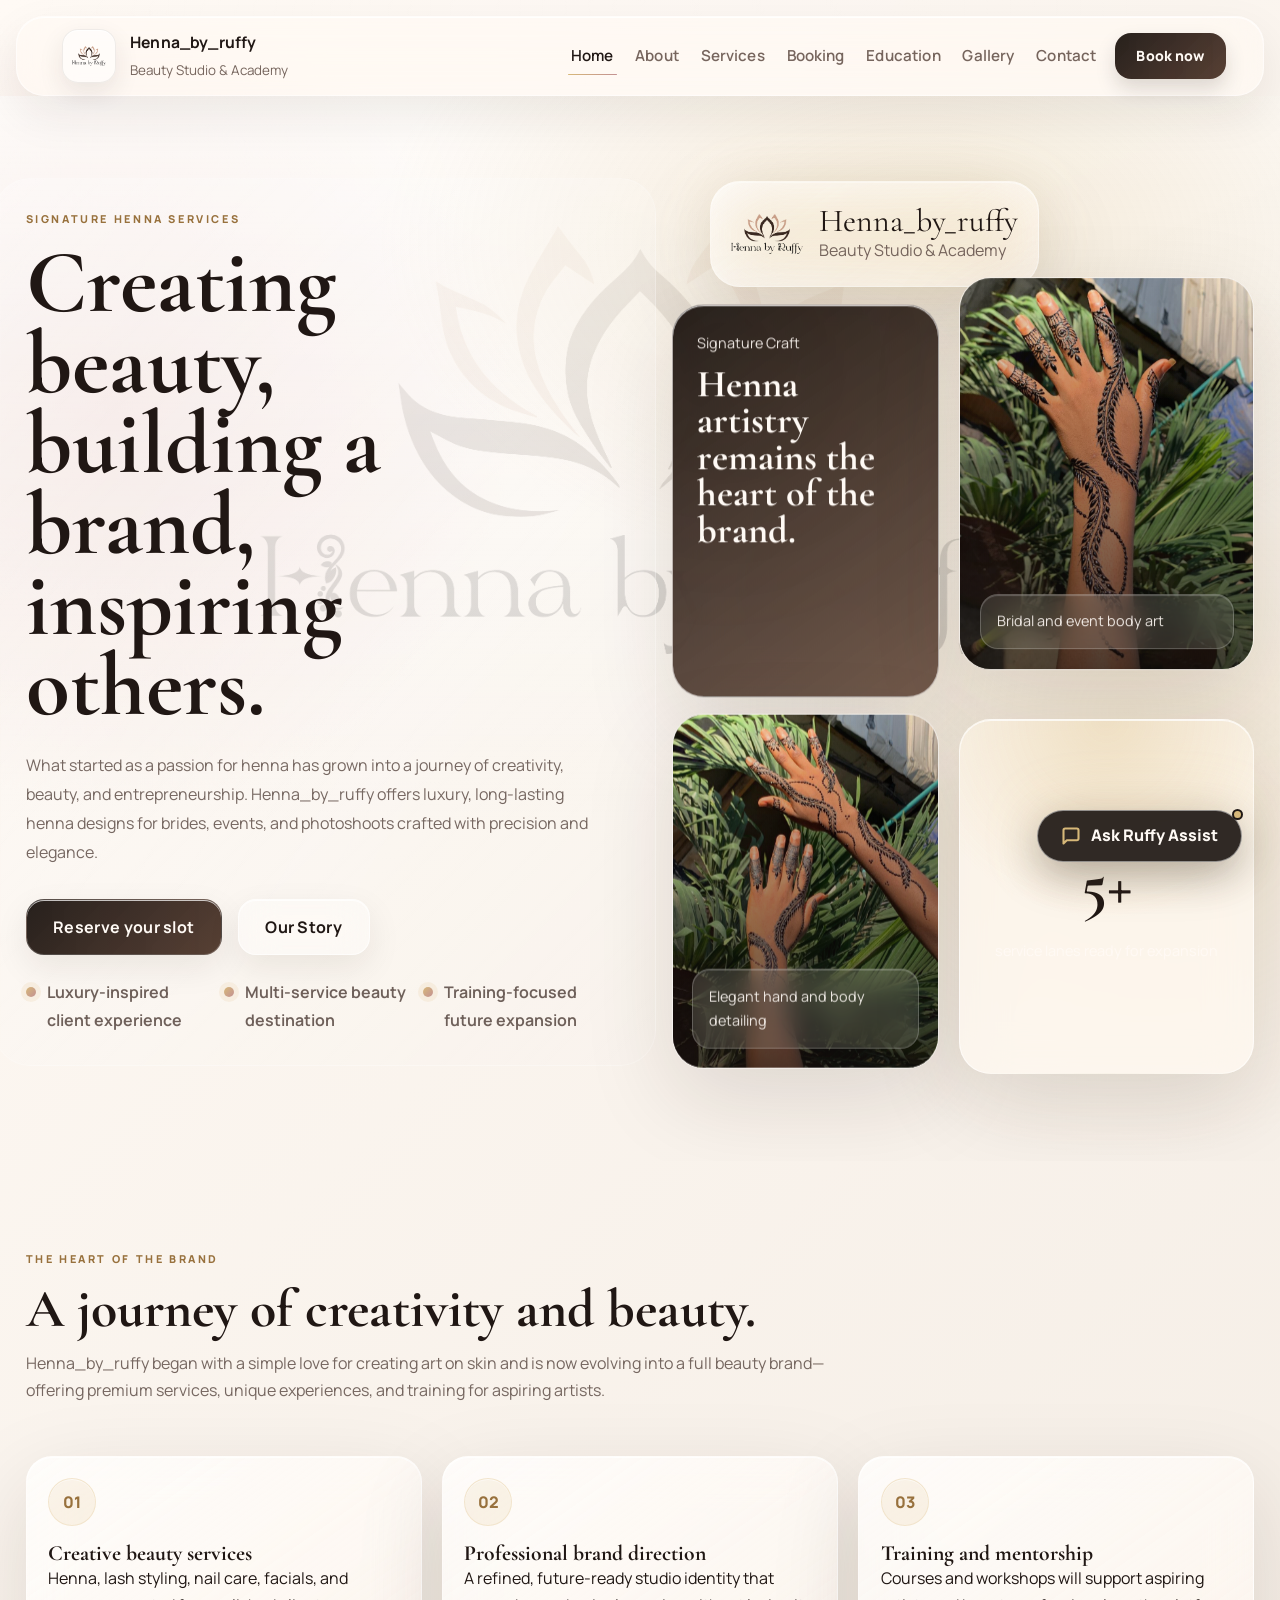
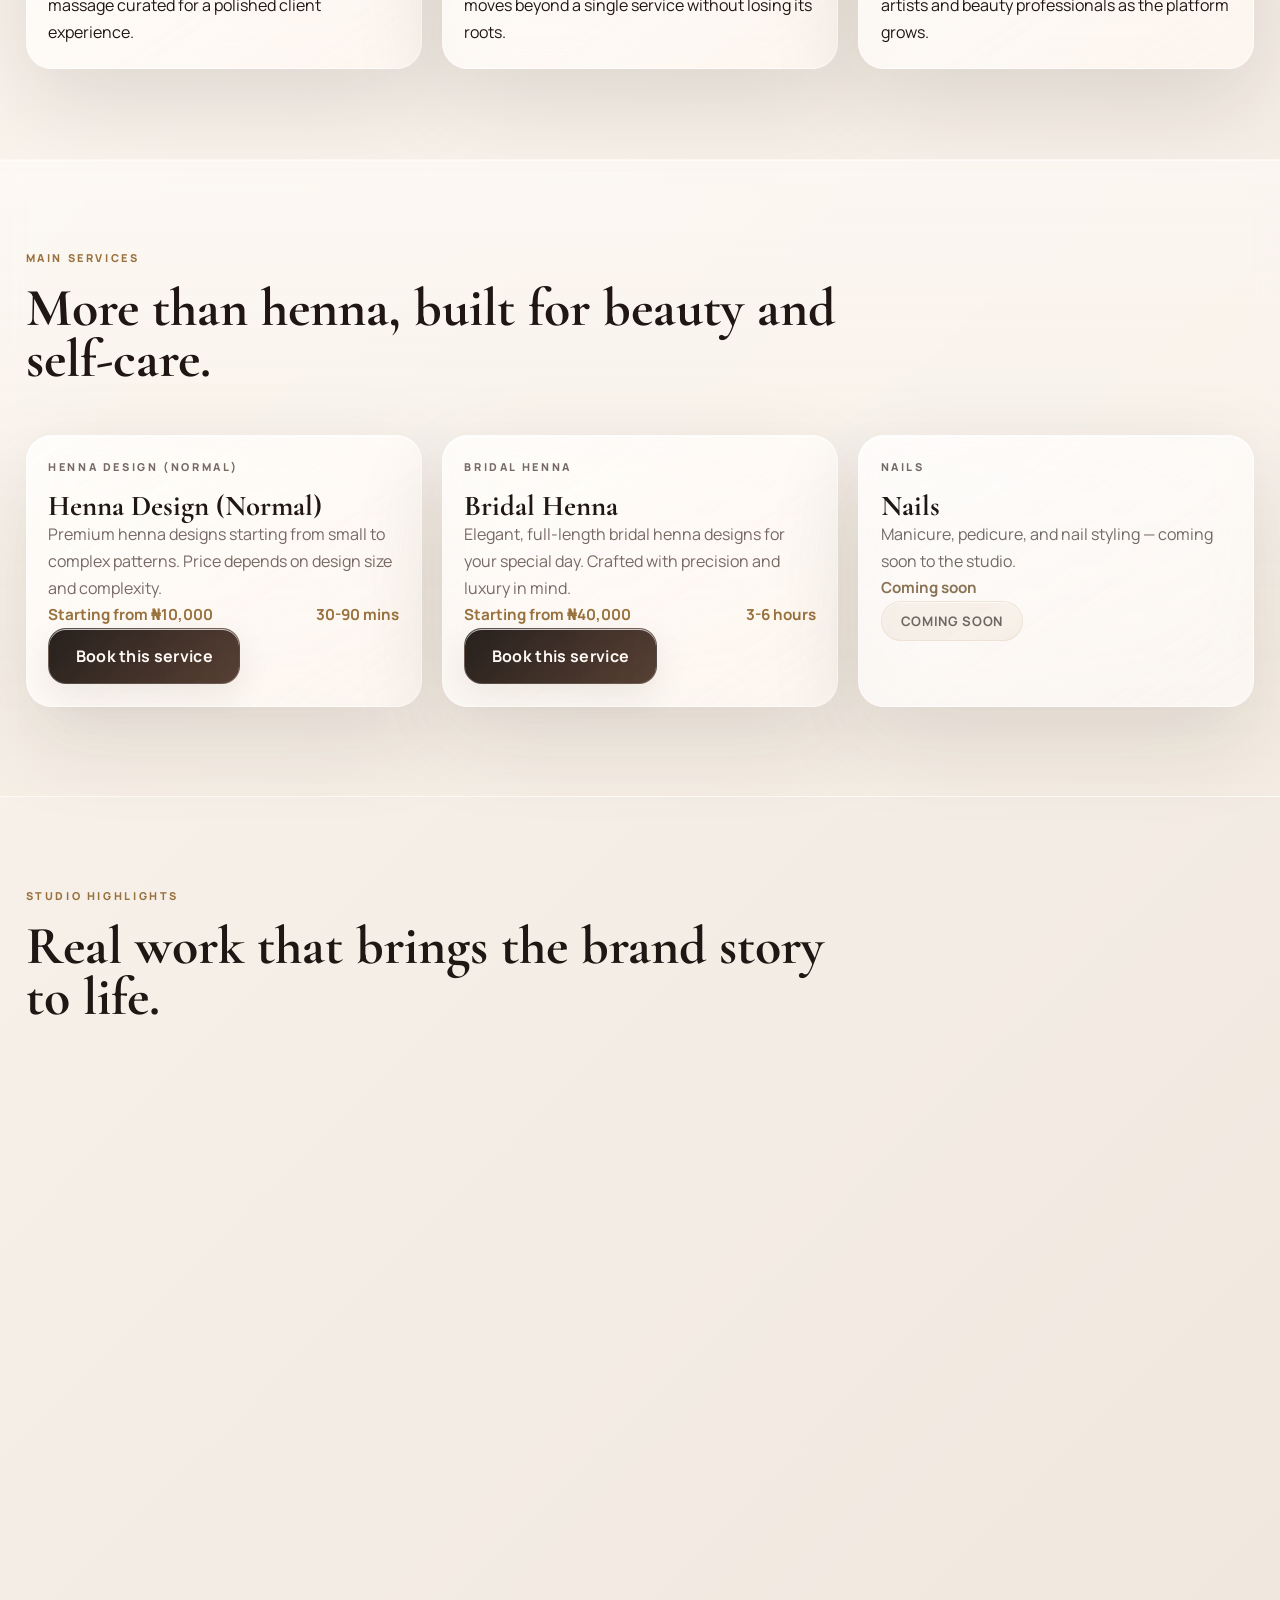
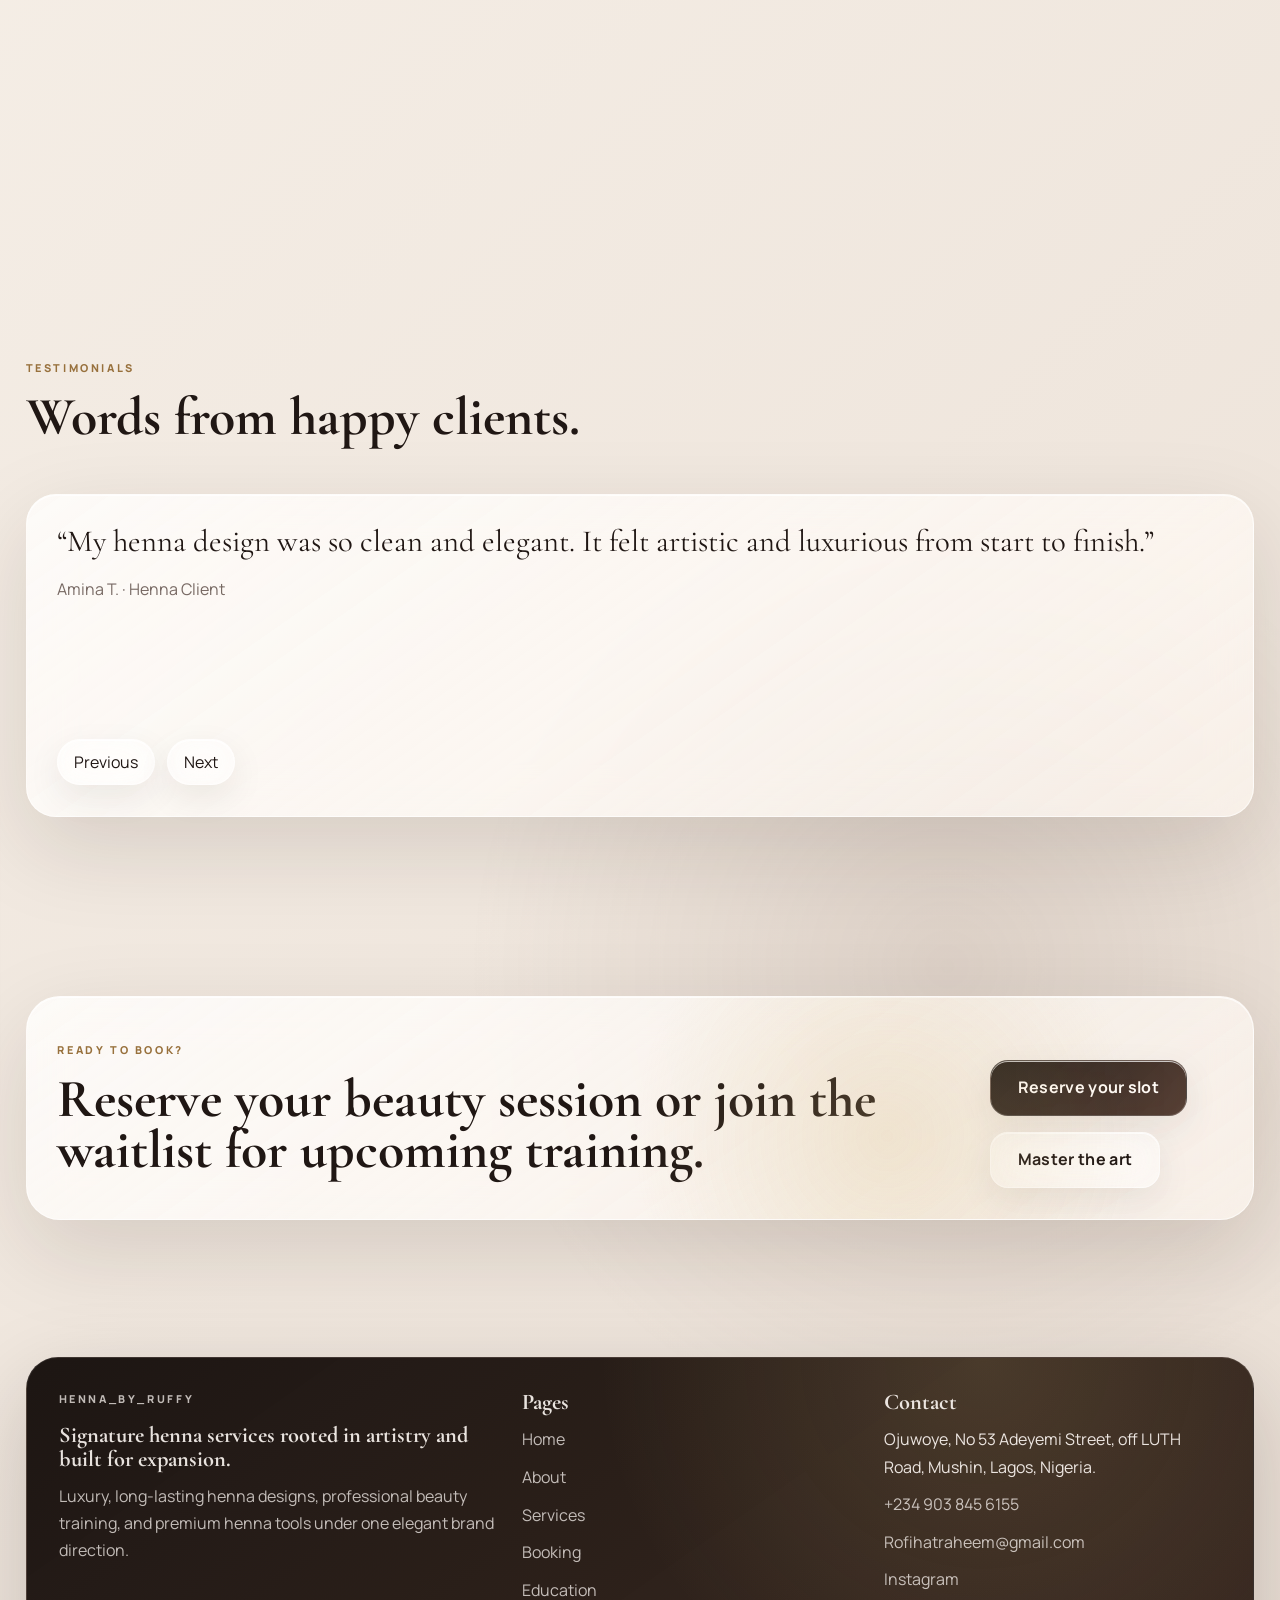
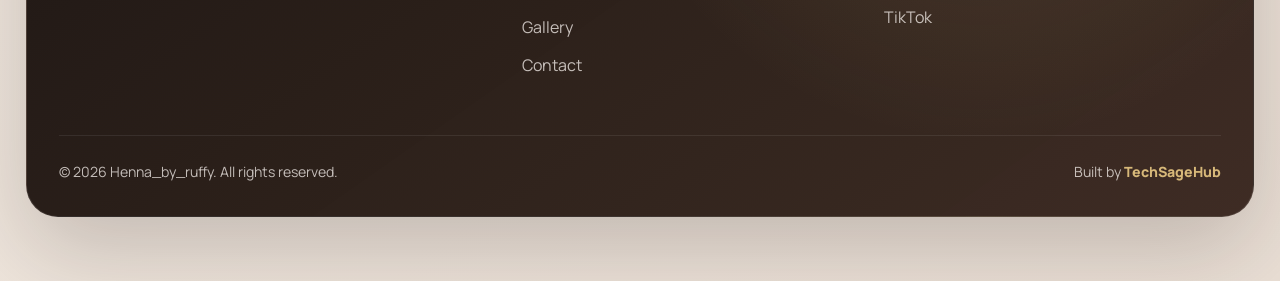
<file: index.html>
<!DOCTYPE html>
<html lang="en">
<head>
  <meta charset="UTF-8">
  <meta name="viewport" content="width=device-width, initial-scale=1.0">
  <title>Henna_by_ruffy | Beauty Studio & Training Hub</title>
  <meta name="description" content="Henna_by_ruffy is an evolving beauty studio offering henna, nails, facials, massage, lash extensions, and beauty education.">
  <link rel="preconnect" href="https://fonts.googleapis.com">
  <link rel="preconnect" href="https://fonts.gstatic.com" crossorigin>
  <link href="https://fonts.googleapis.com/css2?family=Cormorant+Garamond:wght@400;500;600;700&family=Manrope:wght@400;500;600;700;800&display=swap" rel="stylesheet">
  <link rel="stylesheet" href="styles.css">
  <link rel="icon" type="image/png" href="assets/logo.png">
  
  <!-- Open Graph / Facebook -->
  <meta property="og:type" content="website">
  <meta property="og:url" content="https://hennawebsite.onrender.com">
  <meta property="og:title" content="Henna_by_ruffy | Signature Henna & Beauty Academy">
  <meta property="og:description" content="Luxury, long-lasting henna designs and professional beauty training. Experience the art of signature henna.">
  <meta property="og:image" content="https://hennawebsite.onrender.com/assets/logo.png">
  <meta property="og:image:width" content="1200">
  <meta property="og:image:height" content="1200">
  <meta itemprop="image" content="https://hennawebsite.onrender.com/assets/logo.png">

  <!-- Twitter -->
  <meta property="twitter:card" content="summary_large_image">
  <meta property="twitter:url" content="https://hennawebsite.onrender.com">
  <meta property="twitter:title" content="Henna_by_ruffy | Signature Henna & Beauty Academy">
  <meta property="twitter:description" content="Luxury, long-lasting henna designs and professional beauty training. Experience the art of signature henna.">
  <meta property="twitter:image" content="https://hennawebsite.onrender.com/assets/logo.png">
</head>
<body data-page="home">
  <div id="site-header"></div>
  <main>
    <section class="hero">
      <div class="container hero-grid">
        <div class="hero-copy reveal">
          <p class="eyebrow">Signature Henna Services</p>
          <h1>Creating beauty, building a brand, inspiring others.</h1>
          <p class="hero-text">What started as a passion for henna has grown into a journey of creativity, beauty, and entrepreneurship. Henna_by_ruffy offers luxury, long-lasting henna designs for brides, events, and photoshoots crafted with precision and elegance.</p>
          <div class="hero-actions">
            <a class="button button-primary" href="booking.html">Reserve your slot</a>
            <a class="button button-secondary" href="about.html">Our Story</a>
          </div>
          <ul class="hero-points">
            <li>Luxury-inspired client experience</li>
            <li>Multi-service beauty destination</li>
            <li>Training-focused future expansion</li>
          </ul>
        </div>
        <div class="hero-visual reveal">
          <div class="logo-card floating-card">
            <img src="assets/logo.png" alt="Henna_by_ruffy logo">
            <div>
              <p class="logo-title">Henna_by_ruffy</p>
              <p class="logo-subtitle">Beauty Studio & Academy</p>
            </div>
          </div>
          <div class="mosaic">
            <article class="mosaic-card accent-card">
              <p class="card-label">Signature Craft</p>
              <h2>Henna artistry remains the heart of the brand.</h2>
            </article>
            <article class="mosaic-card media-card">
              <img src="assets/gallery/gallery-01.jpeg" alt="Henna body art design by Henna_by_ruffy">
              <span>Bridal and event body art</span>
            </article>
            <article class="mosaic-card media-card">
              <img src="assets/gallery/gallery-02.jpeg" alt="Detailed henna hand and body work by Henna_by_ruffy">
              <span>Elegant hand and body detailing</span>
            </article>
            <article class="mosaic-card stat-card">
              <strong>5+</strong>
              <span>service lanes ready for expansion</span>
            </article>
          </div>
        </div>
      </div>
    </section>

    <section class="section">
      <div class="container">
        <div class="section-heading reveal">
          <p class="eyebrow">The Heart of the Brand</p>
          <h2>A journey of creativity and beauty.</h2>
          <p>Henna_by_ruffy began with a simple love for creating art on skin and is now evolving into a full beauty brand—offering premium services, unique experiences, and training for aspiring artists.</p>
        </div>
        <div class="feature-grid">
          <article class="feature-card reveal">
            <span class="feature-number">01</span>
            <h3>Creative beauty services</h3>
            <p>Henna, lash styling, nail care, facials, and massage curated for a polished client experience.</p>
          </article>
          <article class="feature-card reveal">
            <span class="feature-number">02</span>
            <h3>Professional brand direction</h3>
            <p>A refined, future-ready studio identity that moves beyond a single service without losing its roots.</p>
          </article>
          <article class="feature-card reveal">
            <span class="feature-number">03</span>
            <h3>Training and mentorship</h3>
            <p>Courses and workshops will support aspiring artists and beauty professionals as the platform grows.</p>
          </article>
        </div>
      </div>
    </section>

    <section class="section soft-section">
      <div class="container">
        <div class="section-heading reveal">
          <p class="eyebrow">Main Services</p>
          <h2>More than henna, built for beauty and self-care.</h2>
        </div>
        <div class="services-preview" id="service-preview"></div>
      </div>
    </section>

    <section class="section">
      <div class="container">
        <div class="section-heading reveal">
          <p class="eyebrow">Studio Highlights</p>
          <h2>Real work that brings the brand story to life.</h2>
        </div>
        <div class="gallery-strip">
          <article class="strip-card reveal">
            <img src="assets/gallery/gallery-03.jpeg" alt="Henna design showcase">
          </article>
          <article class="strip-card reveal">
            <img src="assets/gallery/gallery-04.jpeg" alt="Henna artistry close-up">
          </article>
          <article class="strip-card reveal">
            <img src="assets/gallery/gallery-05.jpeg" alt="Beauty portfolio image">
          </article>
        </div>
      </div>
    </section>

    <section class="section">
      <div class="container">
        <div class="section-heading reveal">
          <p class="eyebrow">Testimonials</p>
          <h2>Words from happy clients.</h2>
        </div>
        <div class="testimonial-shell reveal">
          <div class="testimonial-carousel" id="testimonial-carousel"></div>
          <div class="carousel-controls">
            <button class="carousel-button" id="testimonial-prev" aria-label="Previous testimonial">Previous</button>
            <button class="carousel-button" id="testimonial-next" aria-label="Next testimonial">Next</button>
          </div>
        </div>
      </div>
    </section>

    <section class="section cta-section">
      <div class="container cta-card reveal">
        <div>
          <p class="eyebrow">Ready to book?</p>
          <h2>Reserve your beauty session or join the waitlist for upcoming training.</h2>
        </div>
        <div class="cta-actions">
          <a class="button button-primary" href="booking.html">Reserve your slot</a>
          <a class="button button-secondary" href="education.html">Master the art</a>
        </div>
      </div>
    </section>
  </main>
  <div id="site-footer"></div>
  <script src="site.js"></script>
</body>
</html>
</file>
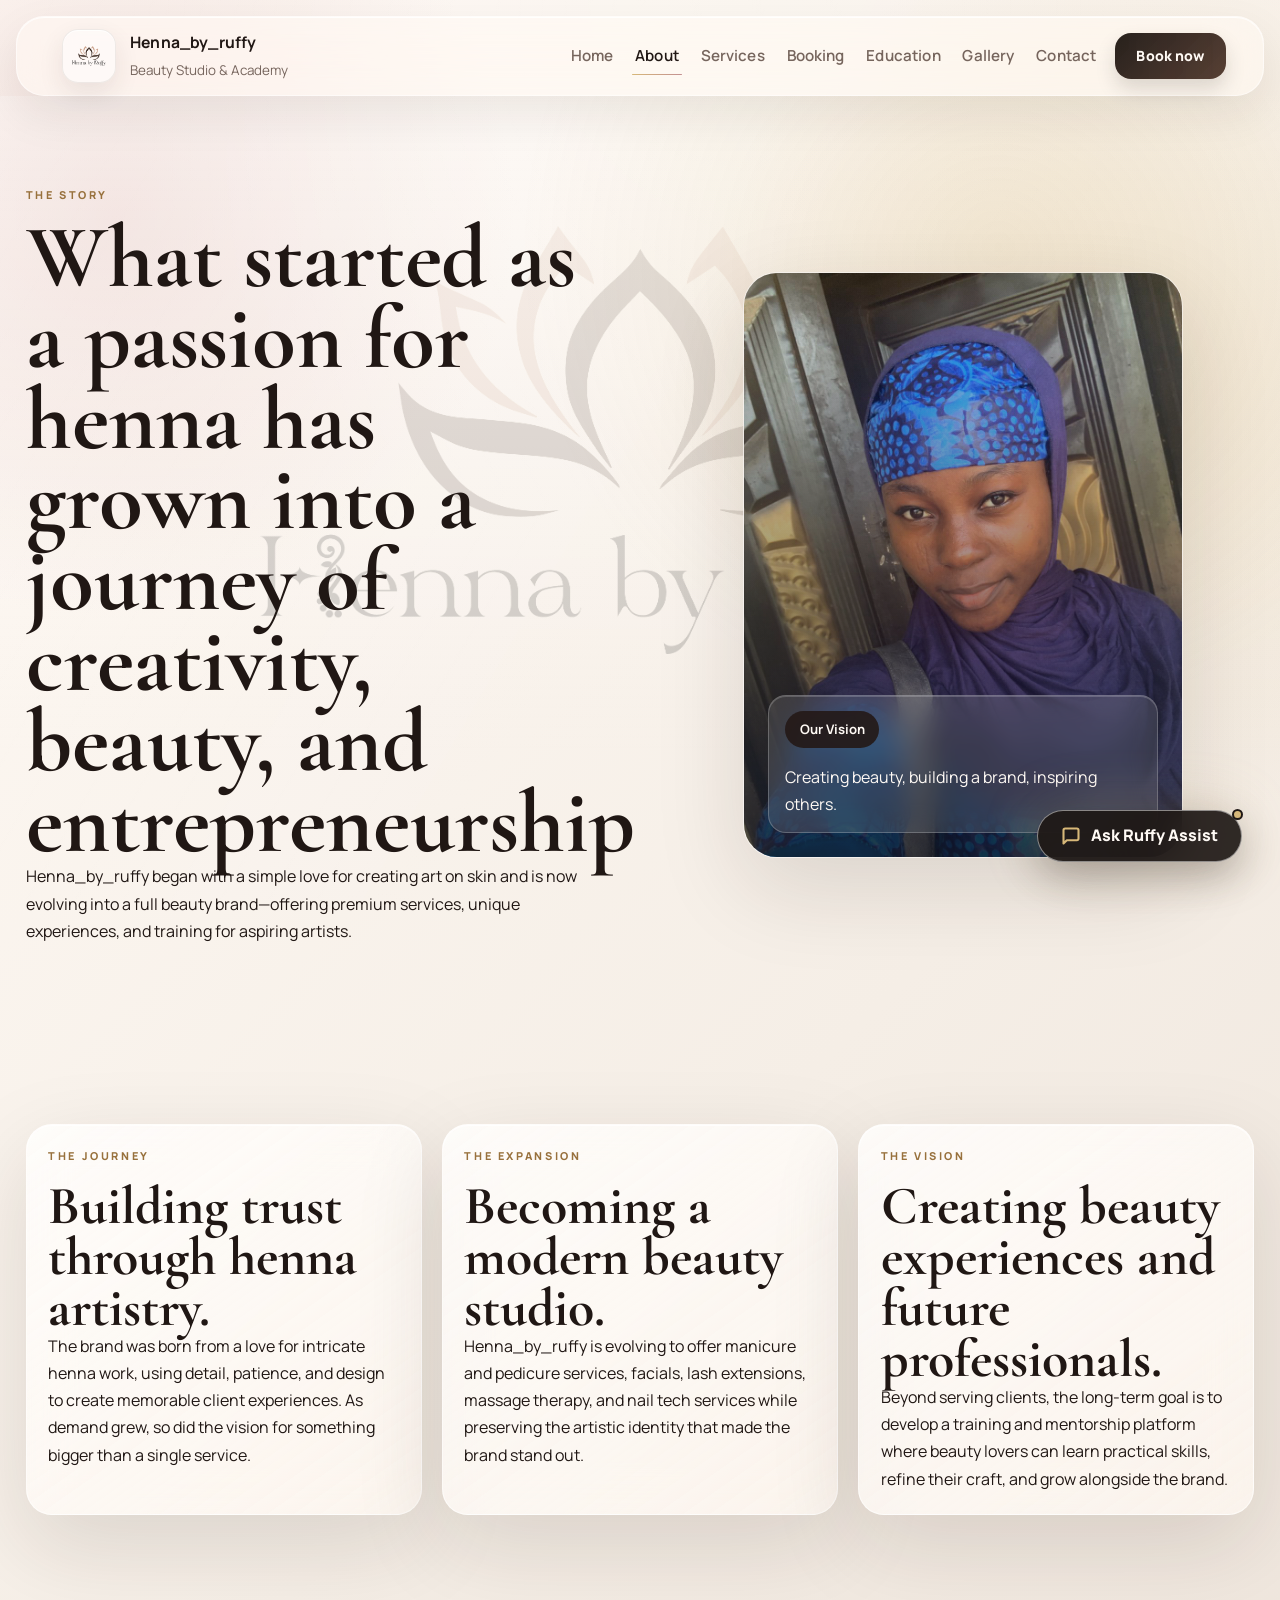
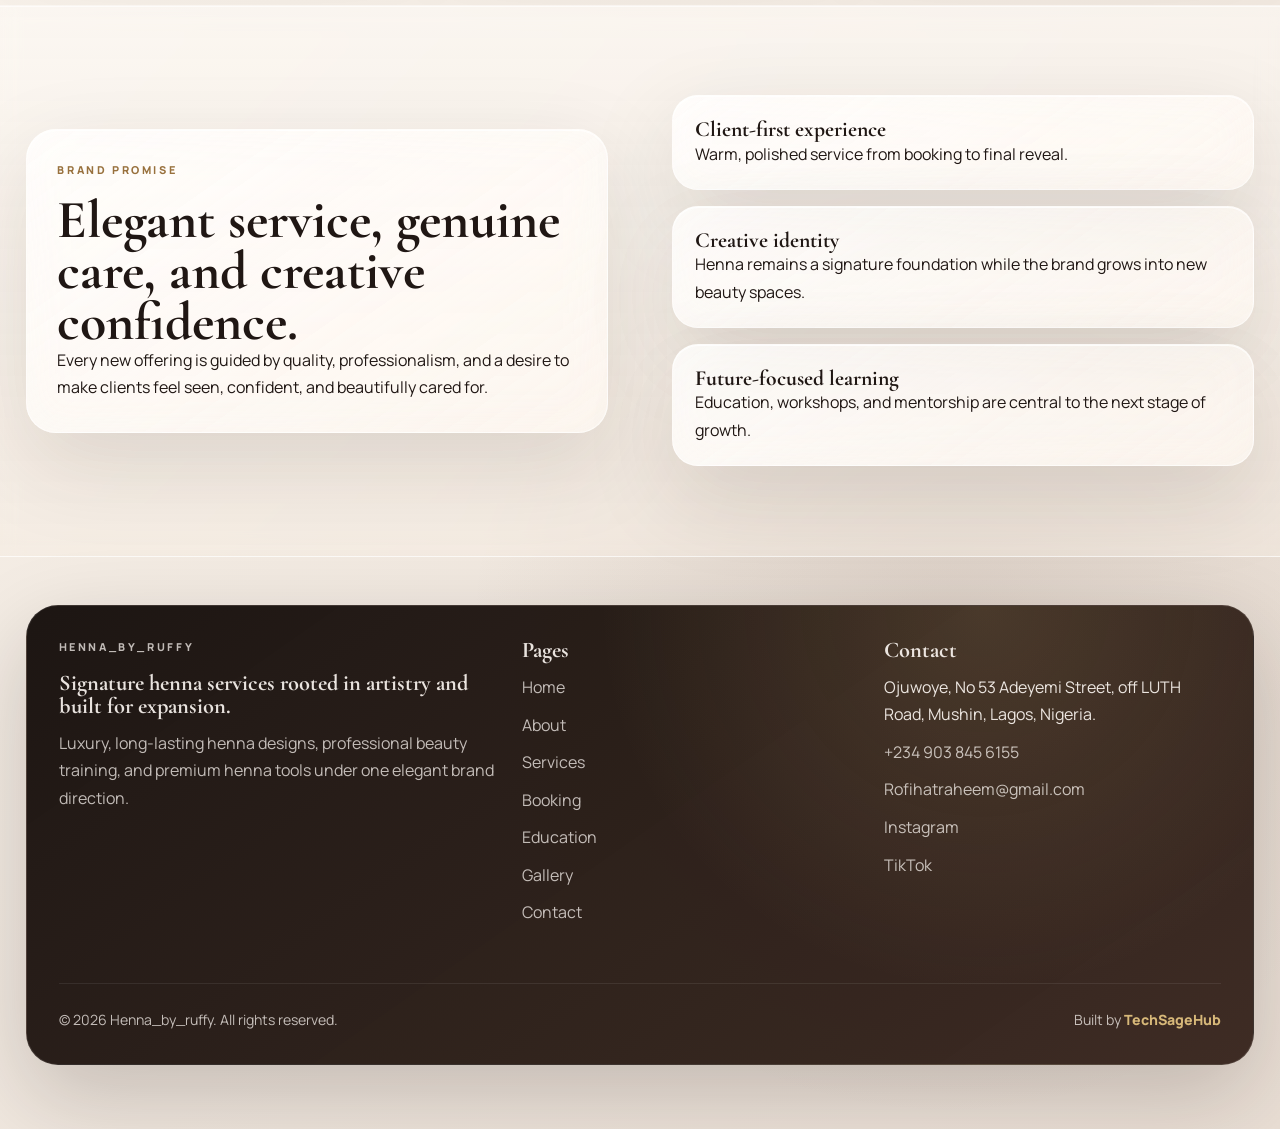
<file: about.html>
<!DOCTYPE html>
<html lang="en">
<head>
  <meta charset="UTF-8">
  <meta name="viewport" content="width=device-width, initial-scale=1.0">
  <title>About | Henna_by_ruffy</title>
  <meta name="description" content="Learn the story behind Henna_by_ruffy and the journey from henna artistry to a growing beauty business.">
  <link rel="preconnect" href="https://fonts.googleapis.com">
  <link rel="preconnect" href="https://fonts.gstatic.com" crossorigin>
  <link href="https://fonts.googleapis.com/css2?family=Cormorant+Garamond:wght@400;500;600;700&family=Manrope:wght@400;500;600;700;800&display=swap" rel="stylesheet">
  <link rel="stylesheet" href="styles.css">
  <link rel="icon" type="image/png" href="assets/logo.png">

  <!-- Open Graph / Facebook -->
  <meta property="og:type" content="website">
  <meta property="og:url" content="https://hennawebsite.onrender.com/about.html">
  <meta property="og:title" content="About | Henna_by_ruffy">
  <meta property="og:description" content="Discover the story behind Henna_by_ruffy — a brand built on passion, artistry, and a vision for beauty education.">
  <meta property="og:image" content="https://hennawebsite.onrender.com/assets/logo.png">
  <meta itemprop="image" content="https://hennawebsite.onrender.com/assets/logo.png">
</head>
<body data-page="about">
  <div id="site-header"></div>
  <main class="inner-page">
    <section class="page-hero">
      <div class="container page-hero-grid">
        <div class="reveal">
          <p class="eyebrow">The Story</p>
          <h1>What started as a passion for henna has grown into a journey of creativity, beauty, and entrepreneurship</h1>
          <p>Henna_by_ruffy began with a simple love for creating art on skin and is now evolving into a full beauty brand—offering premium services, unique experiences, and training for aspiring artists.</p>
        </div>
        <div class="page-hero-art reveal">
          <div class="portrait-card about-photo-card">
            <img src="assets/founder-story.jpeg" alt="Henna_by_ruffy founder">
            <div class="portrait-content">
              <div class="portrait-badge">Our Vision</div>
              <p>Creating beauty, building a brand, inspiring others.</p>
            </div>
          </div>
        </div>
      </div>
    </section>
    <section class="section">
      <div class="container narrative-grid">
        <article class="narrative-card reveal">
          <p class="eyebrow">The Journey</p>
          <h2>Building trust through henna artistry.</h2>
          <p>The brand was born from a love for intricate henna work, using detail, patience, and design to create memorable client experiences. As demand grew, so did the vision for something bigger than a single service.</p>
        </article>
        <article class="narrative-card reveal">
          <p class="eyebrow">The Expansion</p>
          <h2>Becoming a modern beauty studio.</h2>
          <p>Henna_by_ruffy is evolving to offer manicure and pedicure services, facials, lash extensions, massage therapy, and nail tech services while preserving the artistic identity that made the brand stand out.</p>
        </article>
        <article class="narrative-card reveal">
          <p class="eyebrow">The Vision</p>
          <h2>Creating beauty experiences and future professionals.</h2>
          <p>Beyond serving clients, the long-term goal is to develop a training and mentorship platform where beauty lovers can learn practical skills, refine their craft, and grow alongside the brand.</p>
        </article>
      </div>
    </section>
    <section class="section soft-section">
      <div class="container split-grid">
        <div class="split-card reveal">
          <p class="eyebrow">Brand Promise</p>
          <h2>Elegant service, genuine care, and creative confidence.</h2>
          <p>Every new offering is guided by quality, professionalism, and a desire to make clients feel seen, confident, and beautifully cared for.</p>
        </div>
        <div class="benefit-list reveal">
          <article>
            <h3>Client-first experience</h3>
            <p>Warm, polished service from booking to final reveal.</p>
          </article>
          <article>
            <h3>Creative identity</h3>
            <p>Henna remains a signature foundation while the brand grows into new beauty spaces.</p>
          </article>
          <article>
            <h3>Future-focused learning</h3>
            <p>Education, workshops, and mentorship are central to the next stage of growth.</p>
          </article>
        </div>
      </div>
    </section>
  </main>
  <div id="site-footer"></div>
  <script src="site.js"></script>
</body>
</html>
</file>
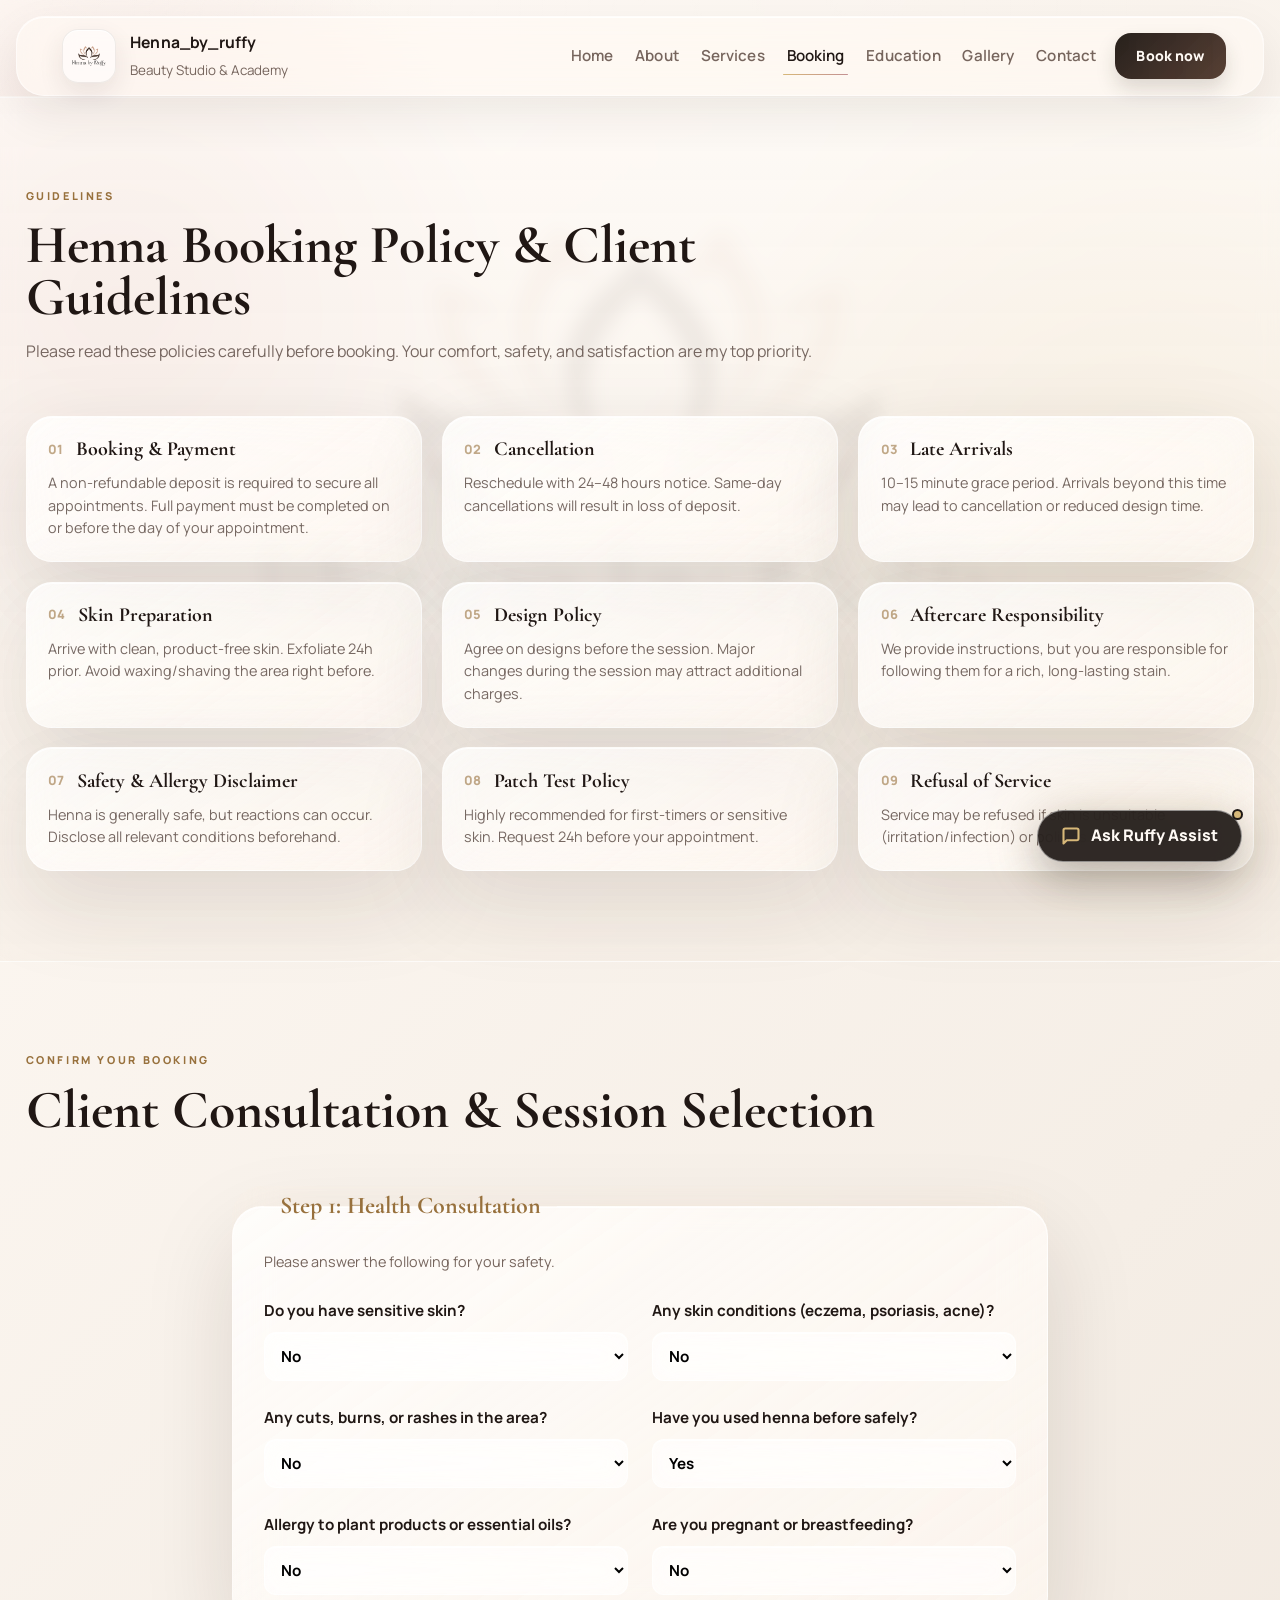
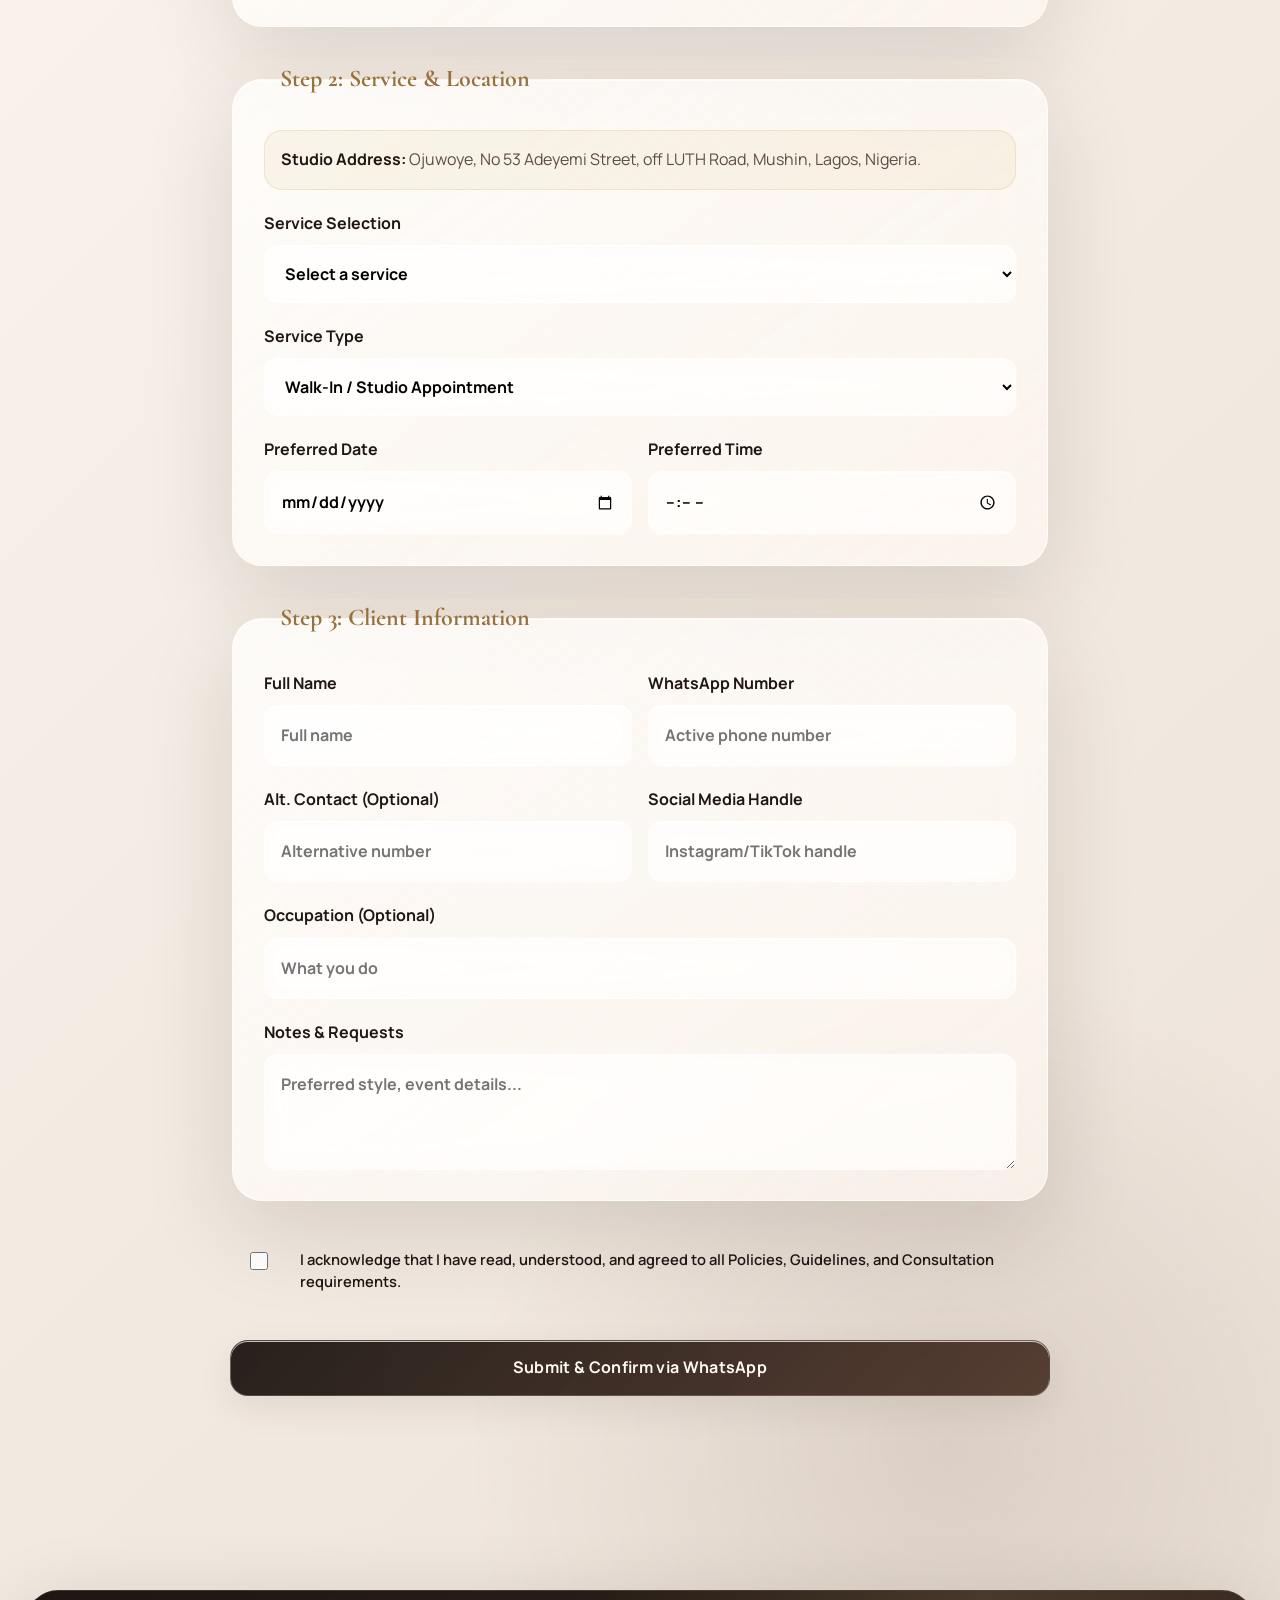
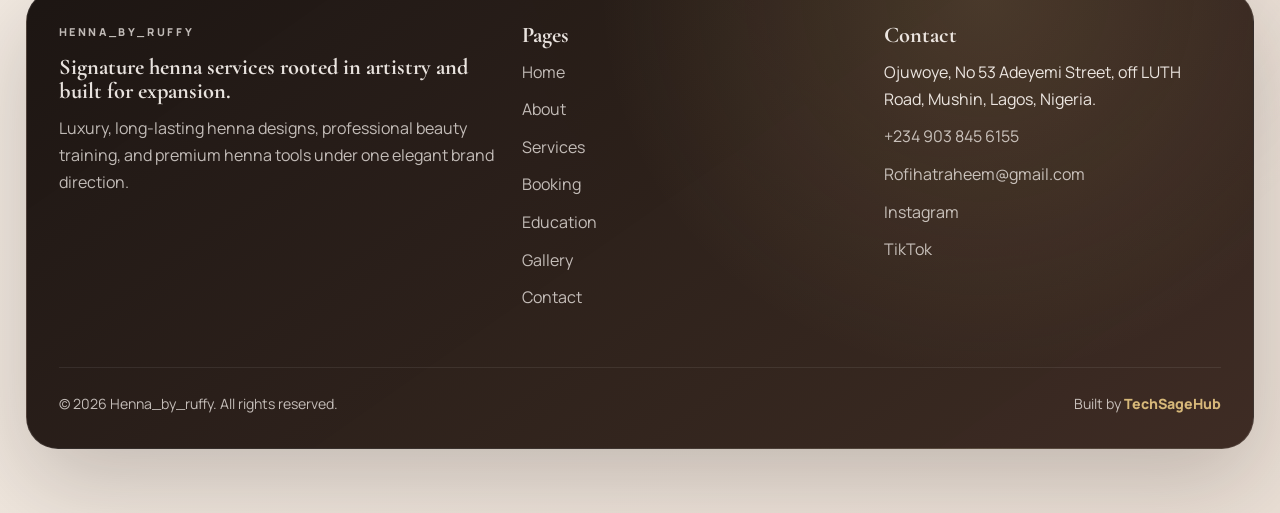
<file: booking.html>
<!DOCTYPE html>
<html lang="en">
<head>
  <meta charset="UTF-8">
  <meta name="viewport" content="width=device-width, initial-scale=1.0">
  <title>Booking | Henna_by_ruffy</title>
  <meta name="description" content="Book a beauty appointment with Henna_by_ruffy for henna, nails, skincare, massage, and lashes.">
  <link rel="preconnect" href="https://fonts.googleapis.com">
  <link rel="preconnect" href="https://fonts.gstatic.com" crossorigin>
  <link href="https://fonts.googleapis.com/css2?family=Cormorant+Garamond:wght@400;500;600;700&family=Manrope:wght@400;500;600;700;800&display=swap" rel="stylesheet">
  <link rel="stylesheet" href="styles.css">
  <link rel="icon" type="image/png" href="assets/logo.png">

  <!-- Open Graph / Facebook -->
  <meta property="og:type" content="website">
  <meta property="og:url" content="https://hennawebsite.onrender.com/booking.html">
  <meta property="og:title" content="Book Appointment | Henna_by_ruffy">
  <meta property="og:description" content="Reserve your signature henna session or beauty appointment online.">
  <meta property="og:image" content="https://hennawebsite.onrender.com/assets/logo.png">
  <meta itemprop="image" content="https://hennawebsite.onrender.com/assets/logo.png">
</head>
<body data-page="booking">
  <div id="site-header"></div>
  <main class="inner-page">
    <section class="section soft-section">
      <div class="container">
        <div class="section-heading reveal">
          <p class="eyebrow">Guidelines</p>
          <h2>Henna Booking Policy & Client Guidelines</h2>
          <p>Please read these policies carefully before booking. Your comfort, safety, and satisfaction are my top priority.</p>
        </div>
        <div class="policy-grid reveal">
          <article class="policy-card">
            <div class="policy-header"><span>01</span><h3>Booking & Payment</h3></div>
            <p>A non-refundable deposit is required to secure all appointments. Full payment must be completed on or before the day of your appointment.</p>
          </article>
          <article class="policy-card">
            <div class="policy-header"><span>02</span><h3>Cancellation</h3></div>
            <p>Reschedule with 24–48 hours notice. Same-day cancellations will result in loss of deposit.</p>
          </article>
          <article class="policy-card">
            <div class="policy-header"><span>03</span><h3>Late Arrivals</h3></div>
            <p>10–15 minute grace period. Arrivals beyond this time may lead to cancellation or reduced design time.</p>
          </article>
          <article class="policy-card">
            <div class="policy-header"><span>04</span><h3>Skin Preparation</h3></div>
            <p>Arrive with clean, product-free skin. Exfoliate 24h prior. Avoid waxing/shaving the area right before.</p>
          </article>
          <article class="policy-card">
            <div class="policy-header"><span>05</span><h3>Design Policy</h3></div>
            <p>Agree on designs before the session. Major changes during the session may attract additional charges.</p>
          </article>
          <article class="policy-card">
            <div class="policy-header"><span>06</span><h3>Aftercare Responsibility</h3></div>
            <p>We provide instructions, but you are responsible for following them for a rich, long-lasting stain.</p>
          </article>
          <article class="policy-card">
            <div class="policy-header"><span>07</span><h3>Safety & Allergy Disclaimer</h3></div>
            <p>Henna is generally safe, but reactions can occur. Disclose all relevant conditions beforehand.</p>
          </article>
          <article class="policy-card">
            <div class="policy-header"><span>08</span><h3>Patch Test Policy</h3></div>
            <p>Highly recommended for first-timers or sensitive skin. Request 24h before your appointment.</p>
          </article>
          <article class="policy-card">
            <div class="policy-header"><span>09</span><h3>Refusal of Service</h3></div>
            <p>Service may be refused if skin is unsuitable (irritation/infection) or policies are not respected.</p>
          </article>
        </div>
      </div>
    </section>

    <section class="section">
      <div class="container">
        <div class="section-heading reveal">
          <p class="eyebrow">Confirm Your Booking</p>
          <h2>Client Consultation & Session Selection</h2>
        </div>
        <form class="booking-form-pro reveal" id="booking-form">
          <!-- Step 1: Health Consultation -->
          <fieldset class="form-step">
            <legend>Step 1: Health Consultation</legend>
            <p class="step-guide">Please answer the following for your safety.</p>
            <div class="consultation-grid">
              <label class="check-group">Do you have sensitive skin?
                <select name="sensitive_skin" required><option value="No">No</option><option value="Yes">Yes</option></select>
              </label>
              <label class="check-group">Any skin conditions (eczema, psoriasis, acne)?
                <select name="skin_condition" required><option value="No">No</option><option value="Yes">Yes</option></select>
              </label>
              <label class="check-group">Any cuts, burns, or rashes in the area?
                <select name="active_irritation" required><option value="No">No</option><option value="Yes">Yes</option></select>
              </label>
              <label class="check-group">Have you used henna before safely?
                <select name="henna_history" required><option value="Yes">Yes</option><option value="No">No</option></select>
              </label>
              <label class="check-group">Allergy to plant products or essential oils?
                <select name="allergies" required><option value="No">No</option><option value="Yes">Yes</option></select>
              </label>
              <label class="check-group">Are you pregnant or breastfeeding?
                <select name="medical_status" required><option value="No">No</option><option value="Yes">Yes</option></select>
              </label>
            </div>
          </fieldset>

          <!-- Step 2: Service Selection -->
          <fieldset class="form-step">
            <legend>Step 2: Service & Location</legend>
            <div class="booking-inputs">
              <div class="studio-address-note">
                <strong>Studio Address:</strong> Ojuwoye, No 53 Adeyemi Street, off LUTH Road, Mushin, Lagos, Nigeria.
              </div>
              <label>Service Selection<select name="service" required id="booking-service"></select></label>
              <label>Service Type
                <select name="service_type" id="service_type" required>
                  <option value="Walk-In">Walk-In / Studio Appointment</option>
                  <option value="Home Service">Home Service (Mobile Appointment)</option>
                </select>
              </label>
              <div id="home-service-fields" class="conditional-fields">
                <label>Address (Include Landmark)<input type="text" name="address" placeholder="e.g., 21 Yaba St, near the mall"></label>
                <label>Location / Area<input type="text" name="area" placeholder="e.g., Yaba, Lekki, Ikorodu"></label>
                <label>Environment<select name="environment"><option value="Residential">Residential</option><option value="Commercial">Commercial</option></select></label>
                <label>Will others be present?<select name="others_present"><option value="No">No</option><option value="Yes">Yes</option></select></label>
              </div>
              <div class="grid-2">
                <label>Preferred Date<input type="date" name="date" required></label>
                <label>Preferred Time<input type="time" name="time" required></label>
              </div>
            </div>
          </fieldset>

          <!-- Step 3: Verification -->
          <fieldset class="form-step">
            <legend>Step 3: Client Information</legend>
            <div class="booking-inputs">
              <div class="grid-2">
                <label>Full Name<input type="text" name="name" placeholder="Full name" required></label>
                <label>WhatsApp Number<input type="tel" name="phone" placeholder="Active phone number" required></label>
              </div>
              <div class="grid-2">
                <label>Alt. Contact (Optional)<input type="tel" name="alt_phone" placeholder="Alternative number"></label>
                <label>Social Media Handle<input type="text" name="social" placeholder="Instagram/TikTok handle" required></label>
              </div>
              <label>Occupation (Optional)<input type="text" name="occupation" placeholder="What you do"></label>
              <label>Notes & Requests<textarea name="notes" rows="3" placeholder="Preferred style, event details..."></textarea></label>
            </div>
          </fieldset>

          <div class="agreement-box">
             <label class="checkbox-container">
               <input type="checkbox" required>
               <span class="checkmark"></span>
               I acknowledge that I have read, understood, and agreed to all Policies, Guidelines, and Consultation requirements.
             </label>
          </div>

          <button class="button button-primary" type="submit">Submit & Confirm via WhatsApp</button>
          <p class="form-feedback" id="booking-feedback" aria-live="polite"></p>
        </form>
      </div>
    </section>
  </main>
  <div id="site-footer"></div>
  <script src="site.js"></script>
</body>
</html>
</file>
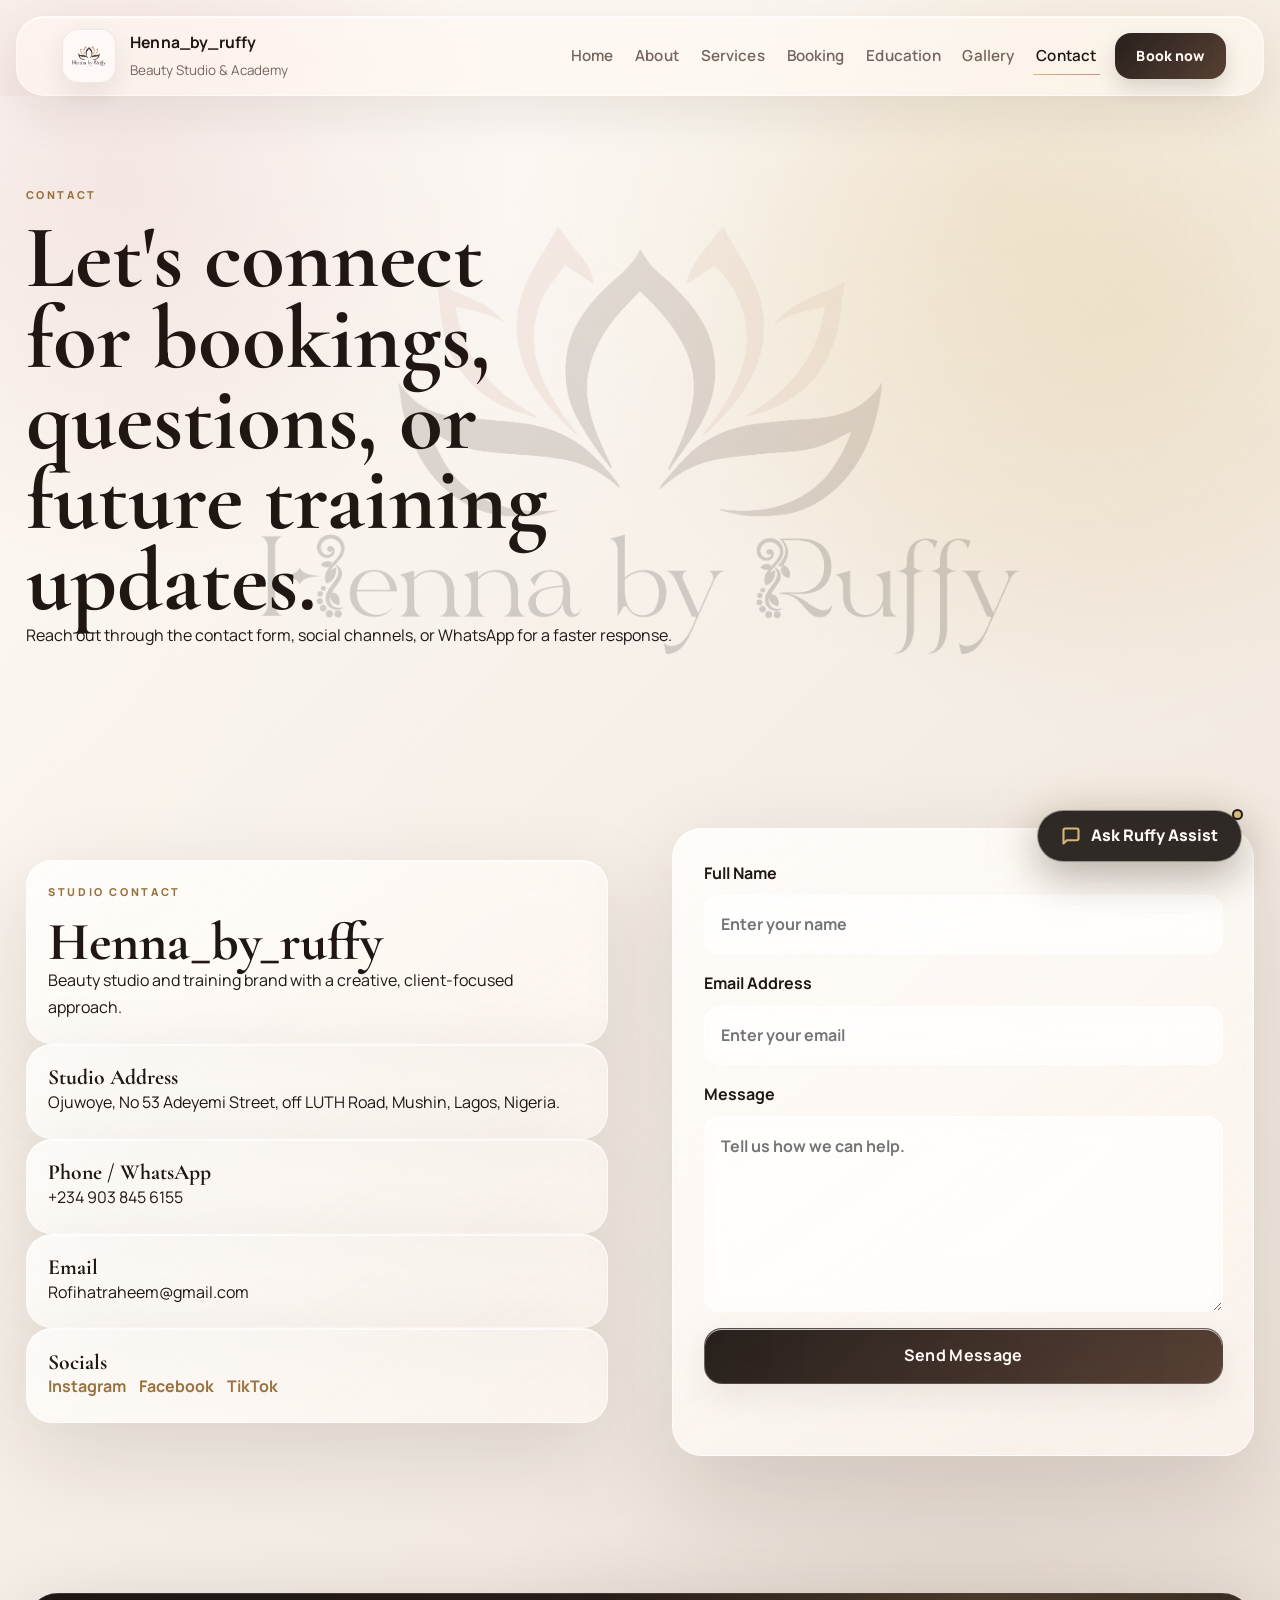
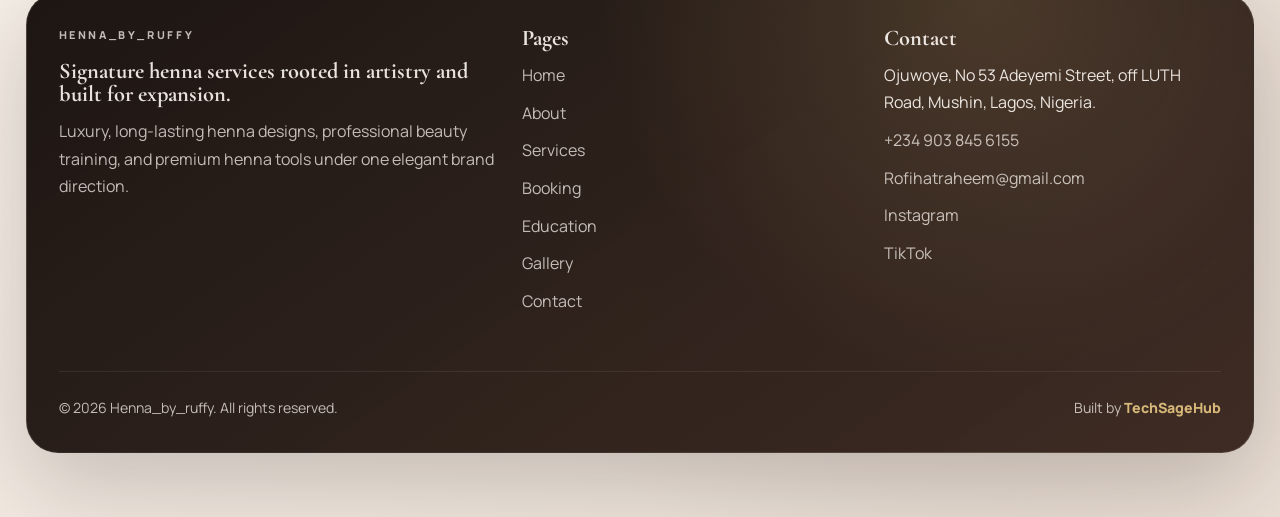
<file: contact.html>
<!DOCTYPE html>
<html lang="en">
<head>
  <meta charset="UTF-8">
  <meta name="viewport" content="width=device-width, initial-scale=1.0">
  <title>Contact | Henna_by_ruffy</title>
  <meta name="description" content="Contact Henna_by_ruffy for appointments, beauty inquiries, and training updates.">
  <link rel="preconnect" href="https://fonts.googleapis.com">
  <link rel="preconnect" href="https://fonts.gstatic.com" crossorigin>
  <link href="https://fonts.googleapis.com/css2?family=Cormorant+Garamond:wght@400;500;600;700&family=Manrope:wght@400;500;600;700;800&display=swap" rel="stylesheet">
  <link rel="stylesheet" href="styles.css">
  <link rel="icon" type="image/png" href="assets/logo.png">

  <!-- Open Graph / Facebook -->
  <meta property="og:type" content="website">
  <meta property="og:url" content="https://hennawebsite.onrender.com/contact.html">
  <meta property="og:title" content="Contact | Henna_by_ruffy">
  <meta property="og:description" content="Get in touch for bookings, training inquiries, or beauty consultations.">
  <meta property="og:image" content="https://hennawebsite.onrender.com/assets/logo.png">
  <meta itemprop="image" content="https://hennawebsite.onrender.com/assets/logo.png">
</head>
<body data-page="contact">
  <div id="site-header"></div>
  <main class="inner-page">
    <section class="page-hero compact-page-hero">
      <div class="container reveal">
        <p class="eyebrow">Contact</p>
        <h1>Let's connect for bookings, questions, or future training updates.</h1>
        <p>Reach out through the contact form, social channels, or WhatsApp for a faster response.</p>
      </div>
    </section>
    <section class="section">
      <div class="container contact-grid">
        <div class="contact-details reveal">
          <article class="contact-card">
            <p class="eyebrow">Studio Contact</p>
            <h2>Henna_by_ruffy</h2>
            <p>Beauty studio and training brand with a creative, client-focused approach.</p>
          </article>
          <article class="contact-card">
            <h3>Studio Address</h3>
            <p>Ojuwoye, No 53 Adeyemi Street, off LUTH Road, Mushin, Lagos, Nigeria.</p>
          </article>
          <article class="contact-card"><h3>Phone / WhatsApp</h3><p><a href="tel:+2349038456155">+234 903 845 6155</a></p></article>
          <article class="contact-card"><h3>Email</h3><p><a href="mailto:Rofihatraheem@gmail.com">Rofihatraheem@gmail.com</a></p></article>
          <article class="contact-card">
            <h3>Socials</h3>
            <div class="social-links">
              <a href="https://instagram.com" target="_blank" rel="noopener">Instagram</a>
              <a href="https://facebook.com" target="_blank" rel="noopener">Facebook</a>
              <a href="https://tiktok.com" target="_blank" rel="noopener">TikTok</a>
            </div>
          </article>
        </div>
        <form class="form-card reveal" id="contact-form">
          <label>Full Name<input type="text" name="name" placeholder="Enter your name" required></label>
          <label>Email Address<input type="email" name="email" placeholder="Enter your email" required></label>
          <label>Message<textarea name="message" rows="6" placeholder="Tell us how we can help." required></textarea></label>
          <button class="button button-primary" type="submit">Send Message</button>
          <p class="form-feedback" id="contact-feedback" aria-live="polite"></p>
        </form>
      </div>
    </section>
  </main>
  <div id="site-footer"></div>
  <script src="site.js"></script>
</body>
</html>
</file>
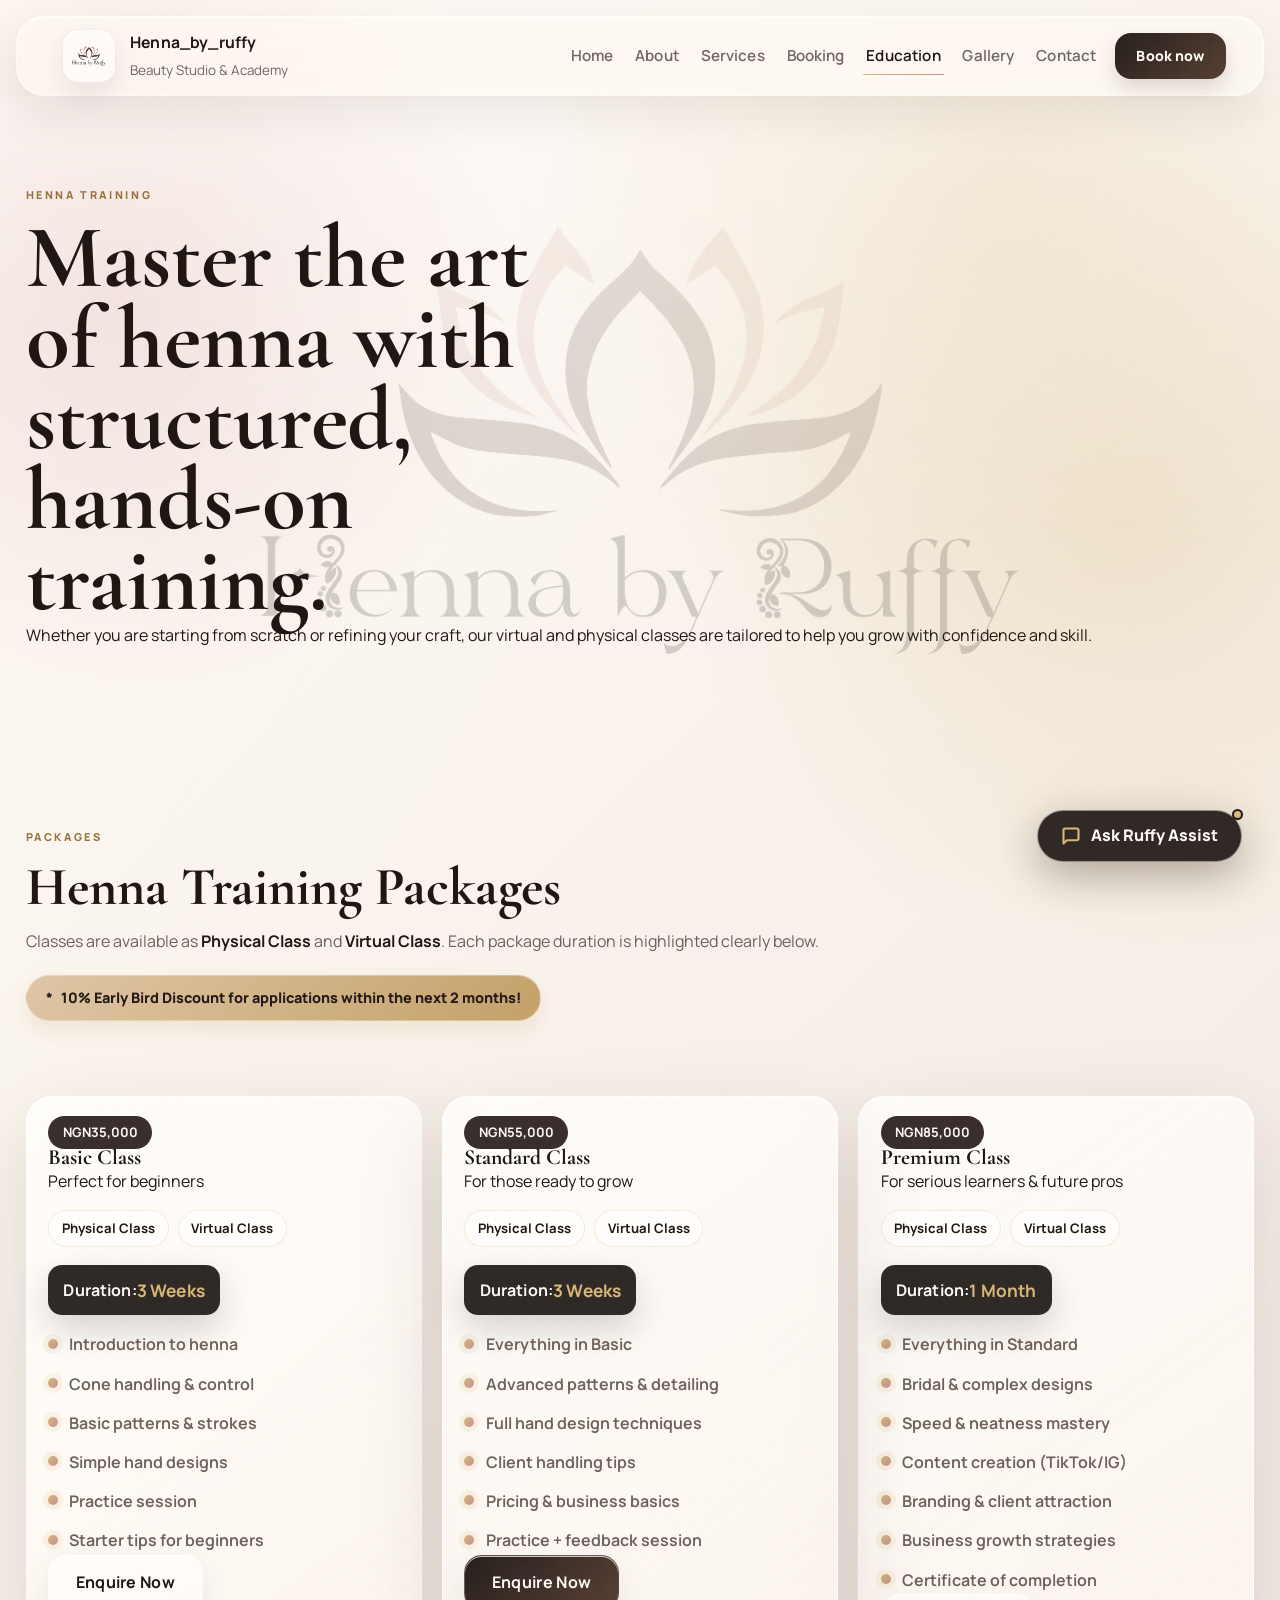
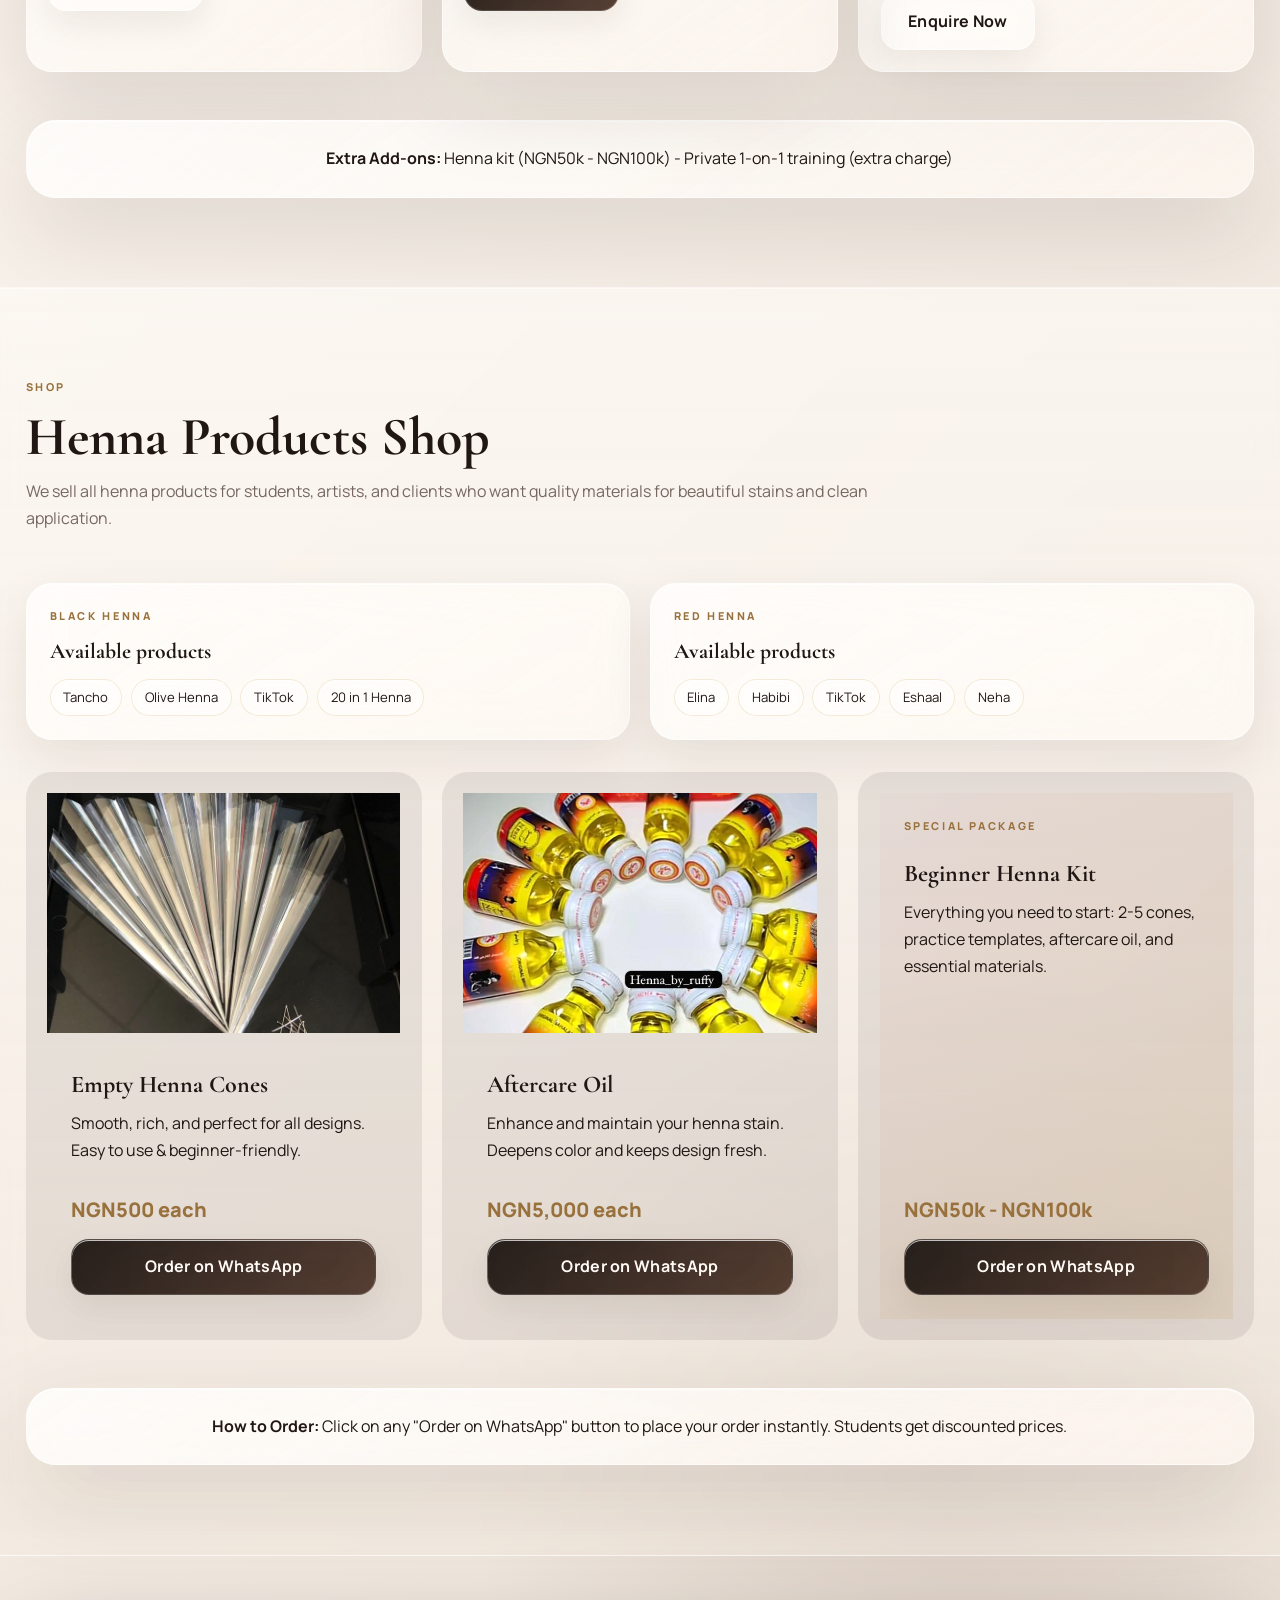
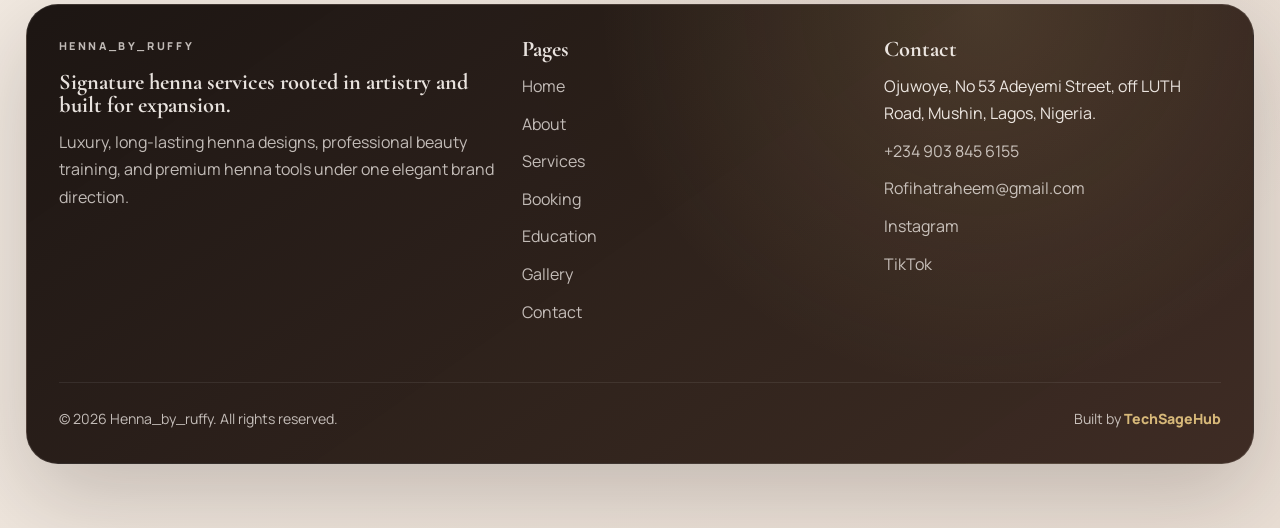
<file: education.html>
<!DOCTYPE html>
<html lang="en">

<head>
  <meta charset="UTF-8">
  <meta name="viewport" content="width=device-width, initial-scale=1.0">
  <title>Education | Henna_by_ruffy</title>
  <meta name="description"
    content="Discover virtual and physical henna classes, training packages, and henna products from Henna_by_ruffy.">
  <link rel="preconnect" href="https://fonts.googleapis.com">
  <link rel="preconnect" href="https://fonts.gstatic.com" crossorigin>
  <link
    href="https://fonts.googleapis.com/css2?family=Cormorant+Garamond:wght@400;500;600;700&family=Manrope:wght@400;500;600;700;800&display=swap"
    rel="stylesheet">
  <link rel="stylesheet" href="styles.css">
  <link rel="icon" type="image/png" href="assets/logo.png">

  <meta property="og:type" content="website">
  <meta property="og:url" content="https://hennawebsite.onrender.com/education.html">
  <meta property="og:title" content="Education & Academy | Henna_by_ruffy">
  <meta property="og:description"
    content="Master the art of henna with virtual and physical classes, professional training packages, and premium henna products.">
  <meta property="og:image" content="https://hennawebsite.onrender.com/assets/logo.png">
  <meta itemprop="image" content="https://hennawebsite.onrender.com/assets/logo.png">
</head>

<body data-page="education">
  <div id="site-header"></div>
  <main class="inner-page">
    <section class="page-hero compact-page-hero">
      <div class="container reveal">
        <p class="eyebrow">Henna Training</p>
        <h1>Master the art of henna with structured, hands-on training.</h1>
        <p>Whether you are starting from scratch or refining your craft, our virtual and physical classes are tailored to help you grow with confidence and skill.</p>
      </div>
    </section>

    <section class="section">
      <div class="container">
        <div class="section-heading reveal">
          <p class="eyebrow">Packages</p>
          <h2>Henna Training Packages</h2>
          <p class="class-mode-note">Classes are available as <strong>Physical Class</strong> and <strong>Virtual Class</strong>. Each package duration is highlighted clearly below.</p>
          <div class="discount-badge">
            <span class="icon">*</span>
            10% Early Bird Discount for applications within the next 2 months!
          </div>
        </div>

        <div class="education-grid">
          <article class="education-card reveal">
            <div class="card-header">
              <span class="status-pill">NGN35,000</span>
              <h3>Basic Class</h3>
              <p>Perfect for beginners</p>
              <div class="class-format-pills">
                <strong>Physical Class</strong>
                <strong>Virtual Class</strong>
              </div>
              <span class="class-duration">Duration: <strong>3 Weeks</strong></span>
            </div>
            <ul class="mini-list">
              <li>Introduction to henna</li>
              <li>Cone handling & control</li>
              <li>Basic patterns & strokes</li>
              <li>Simple hand designs</li>
              <li>Practice session</li>
              <li>Starter tips for beginners</li>
            </ul>
            <a href="https://wa.me/2349038456155?text=I%20am%20interested%20in%20the%20Basic%20Henna%20Class%20(3%20Weeks)"
              class="button button-secondary">Enquire Now</a>
          </article>

          <article class="education-card reveal featured-package">
            <div class="card-header">
              <span class="status-pill">NGN55,000</span>
              <h3>Standard Class</h3>
              <p>For those ready to grow</p>
              <div class="class-format-pills">
                <strong>Physical Class</strong>
                <strong>Virtual Class</strong>
              </div>
              <span class="class-duration">Duration: <strong>3 Weeks</strong></span>
            </div>
            <ul class="mini-list">
              <li>Everything in Basic</li>
              <li>Advanced patterns & detailing</li>
              <li>Full hand design techniques</li>
              <li>Client handling tips</li>
              <li>Pricing & business basics</li>
              <li>Practice + feedback session</li>
            </ul>
            <a href="https://wa.me/2349038456155?text=I%20am%20interested%20in%20the%20Standard%20Henna%20Class%20(3%20Weeks)"
              class="button button-primary">Enquire Now</a>
          </article>

          <article class="education-card reveal">
            <div class="card-header">
              <span class="status-pill">NGN85,000</span>
              <h3>Premium Class</h3>
              <p>For serious learners & future pros</p>
              <div class="class-format-pills">
                <strong>Physical Class</strong>
                <strong>Virtual Class</strong>
              </div>
              <span class="class-duration">Duration: <strong>1 Month</strong></span>
            </div>
            <ul class="mini-list">
              <li>Everything in Standard</li>
              <li>Bridal & complex designs</li>
              <li>Speed & neatness mastery</li>
              <li>Content creation (TikTok/IG)</li>
              <li>Branding & client attraction</li>
              <li>Business growth strategies</li>
              <li>Certificate of completion</li>
            </ul>
            <a href="https://wa.me/2349038456155?text=I%20am%20interested%20in%20the%20Premium%20Henna%20Class%20(1%20Month)"
              class="button button-secondary">Enquire Now</a>
          </article>
        </div>

        <div class="extra-add-ons reveal">
          <p><strong>Extra Add-ons:</strong> Henna kit (NGN50k - NGN100k) - Private 1-on-1 training (extra charge)</p>
        </div>
      </div>
    </section>

    <section class="section soft-section">
      <div class="container">
        <div class="section-heading reveal">
          <p class="eyebrow">Shop</p>
          <h2>Henna Products Shop</h2>
          <p>We sell all henna products for students, artists, and clients who want quality materials for beautiful stains and clean application.</p>
        </div>

        <div class="product-catalog reveal">
          <article class="product-family">
            <p class="eyebrow">Black Henna</p>
            <h3>Available products</h3>
            <div class="product-tags">
              <span>Tancho</span>
              <span>Olive Henna</span>
              <span>TikTok</span>
              <span>20 in 1 Henna</span>
            </div>
          </article>
          <article class="product-family">
            <p class="eyebrow">Red Henna</p>
            <h3>Available products</h3>
            <div class="product-tags">
              <span>Elina</span>
              <span>Habibi</span>
              <span>TikTok</span>
              <span>Eshaal</span>
              <span>Neha</span>
            </div>
          </article>
        </div>

        <div class="shop-grid">
          <article class="shop-card reveal">
            <img src="assets/empty-cones.jpg" alt="Empty Henna Cones">
            <div class="shop-card-content">
              <h3>Empty Henna Cones</h3>
              <p>Smooth, rich, and perfect for all designs. Easy to use & beginner-friendly.</p>
              <div class="shop-meta">
                <span class="price">NGN500 each</span>
              </div>
              <a href="https://wa.me/2349038456155?text=I%20would%20like%20to%20order%20Empty%20Henna%20Cones"
                class="button button-primary">Order on WhatsApp</a>
            </div>
          </article>

          <article class="shop-card reveal">
            <img src="assets/aftercare-oil.jpg" alt="Henna Aftercare Oil">
            <div class="shop-card-content">
              <h3>Aftercare Oil</h3>
              <p>Enhance and maintain your henna stain. Deepens color and keeps design fresh.</p>
              <div class="shop-meta">
                <span class="price">NGN5,000 each</span>
              </div>
              <a href="https://wa.me/2349038456155?text=I%20would%20like%20to%20order%20Henna%20Aftercare%20Oil"
                class="button button-primary">Order on WhatsApp</a>
            </div>
          </article>

          <article class="shop-card reveal">
            <div class="shop-card-content kit-card">
              <span class="eyebrow">Special Package</span>
              <h3>Beginner Henna Kit</h3>
              <p>Everything you need to start: 2-5 cones, practice templates, aftercare oil, and essential materials.</p>
              <div class="shop-meta">
                <span class="price">NGN50k - NGN100k</span>
              </div>
              <a href="https://wa.me/2349038456155?text=I%20would%20like%20to%20order%20the%20Beginner%20Henna%20Kit"
                class="button button-primary">Order on WhatsApp</a>
            </div>
          </article>
        </div>

        <div class="shop-info reveal">
          <p><strong>How to Order:</strong> Click on any "Order on WhatsApp" button to place your order instantly. Students get discounted prices.</p>
        </div>
      </div>
    </section>
  </main>
  <div id="site-footer"></div>
  <script src="site.js"></script>
</body>

</html>
</file>
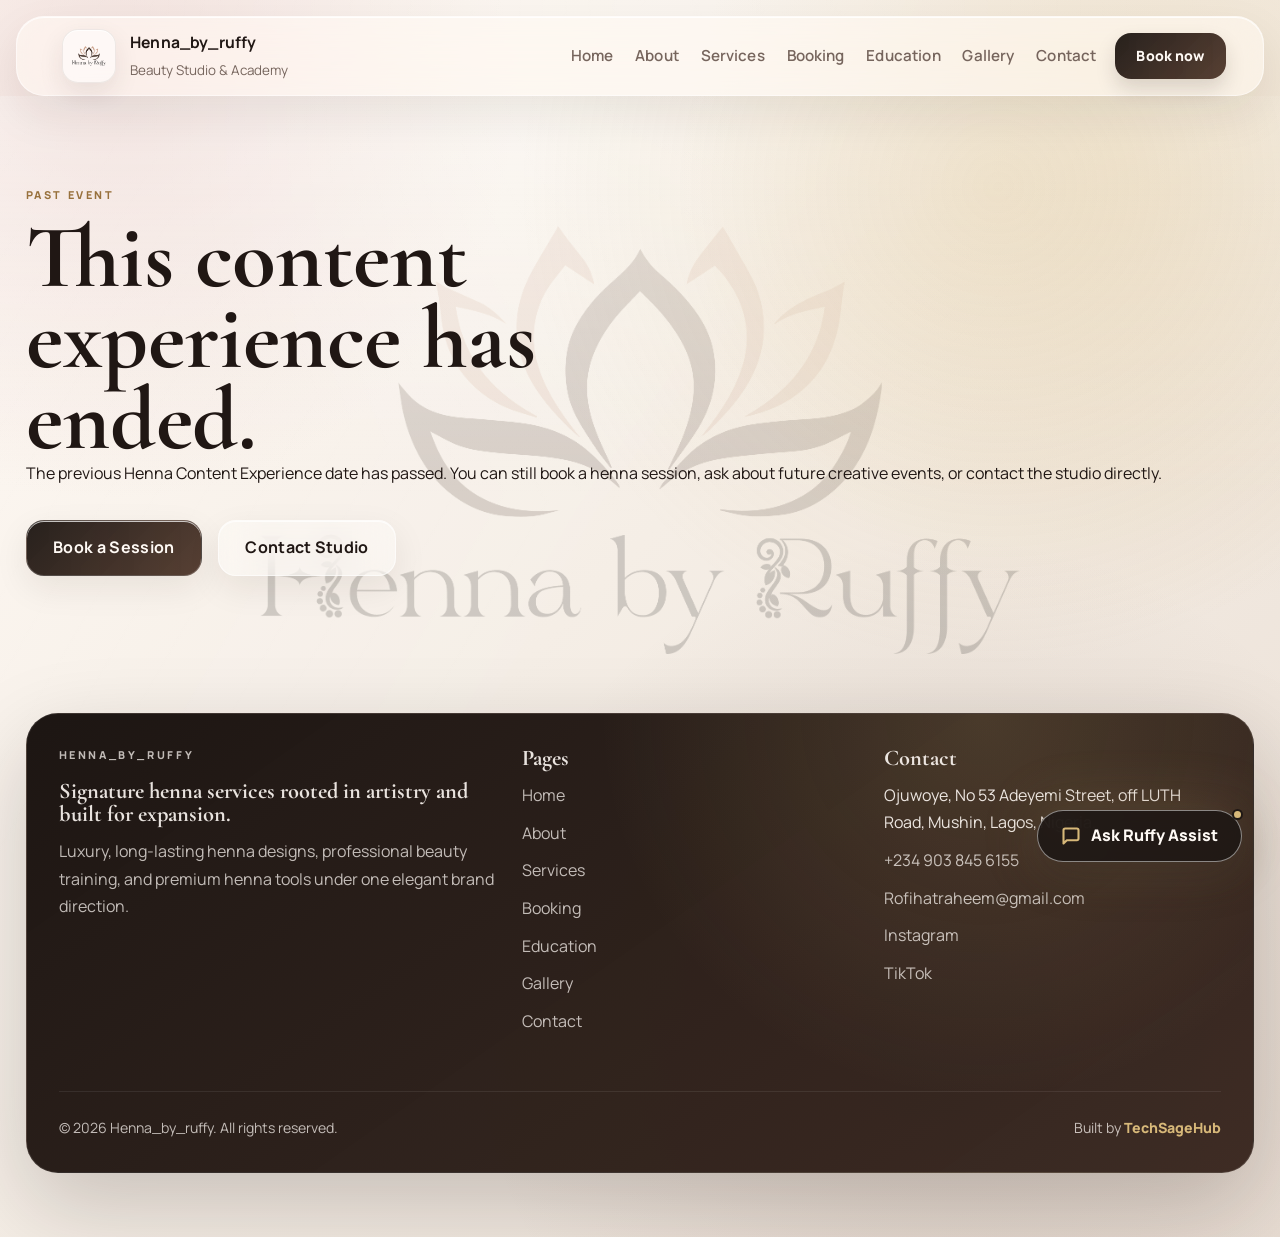
<file: experience.html>
<!DOCTYPE html>
<html lang="en">
<head>
  <meta charset="UTF-8">
  <meta name="viewport" content="width=device-width, initial-scale=1.0">
  <title>Experience | Henna_by_ruffy</title>
  <meta name="description" content="The previous Henna_by_ruffy content experience has ended. Book a current henna session or contact the studio for new updates.">
  <link rel="preconnect" href="https://fonts.googleapis.com">
  <link rel="preconnect" href="https://fonts.gstatic.com" crossorigin>
  <link href="https://fonts.googleapis.com/css2?family=Cormorant+Garamond:wght@400;500;600;700&family=Manrope:wght@400;500;600;700;800&display=swap" rel="stylesheet">
  <link rel="stylesheet" href="styles.css">
  <link rel="icon" type="image/png" href="assets/logo.png">
</head>
<body data-page="experience">
  <div id="site-header"></div>
  <main class="inner-page">
    <section class="page-hero compact-page-hero">
      <div class="container reveal">
        <p class="eyebrow">Past Event</p>
        <h1>This content experience has ended.</h1>
        <p>The previous Henna Content Experience date has passed. You can still book a henna session, ask about future creative events, or contact the studio directly.</p>
        <div class="hero-actions">
          <a class="button button-primary" href="booking.html">Book a Session</a>
          <a class="button button-secondary" href="contact.html">Contact Studio</a>
        </div>
      </div>
    </section>
  </main>
  <div id="site-footer"></div>
  <script src="site.js"></script>
</body>
</html>
</file>
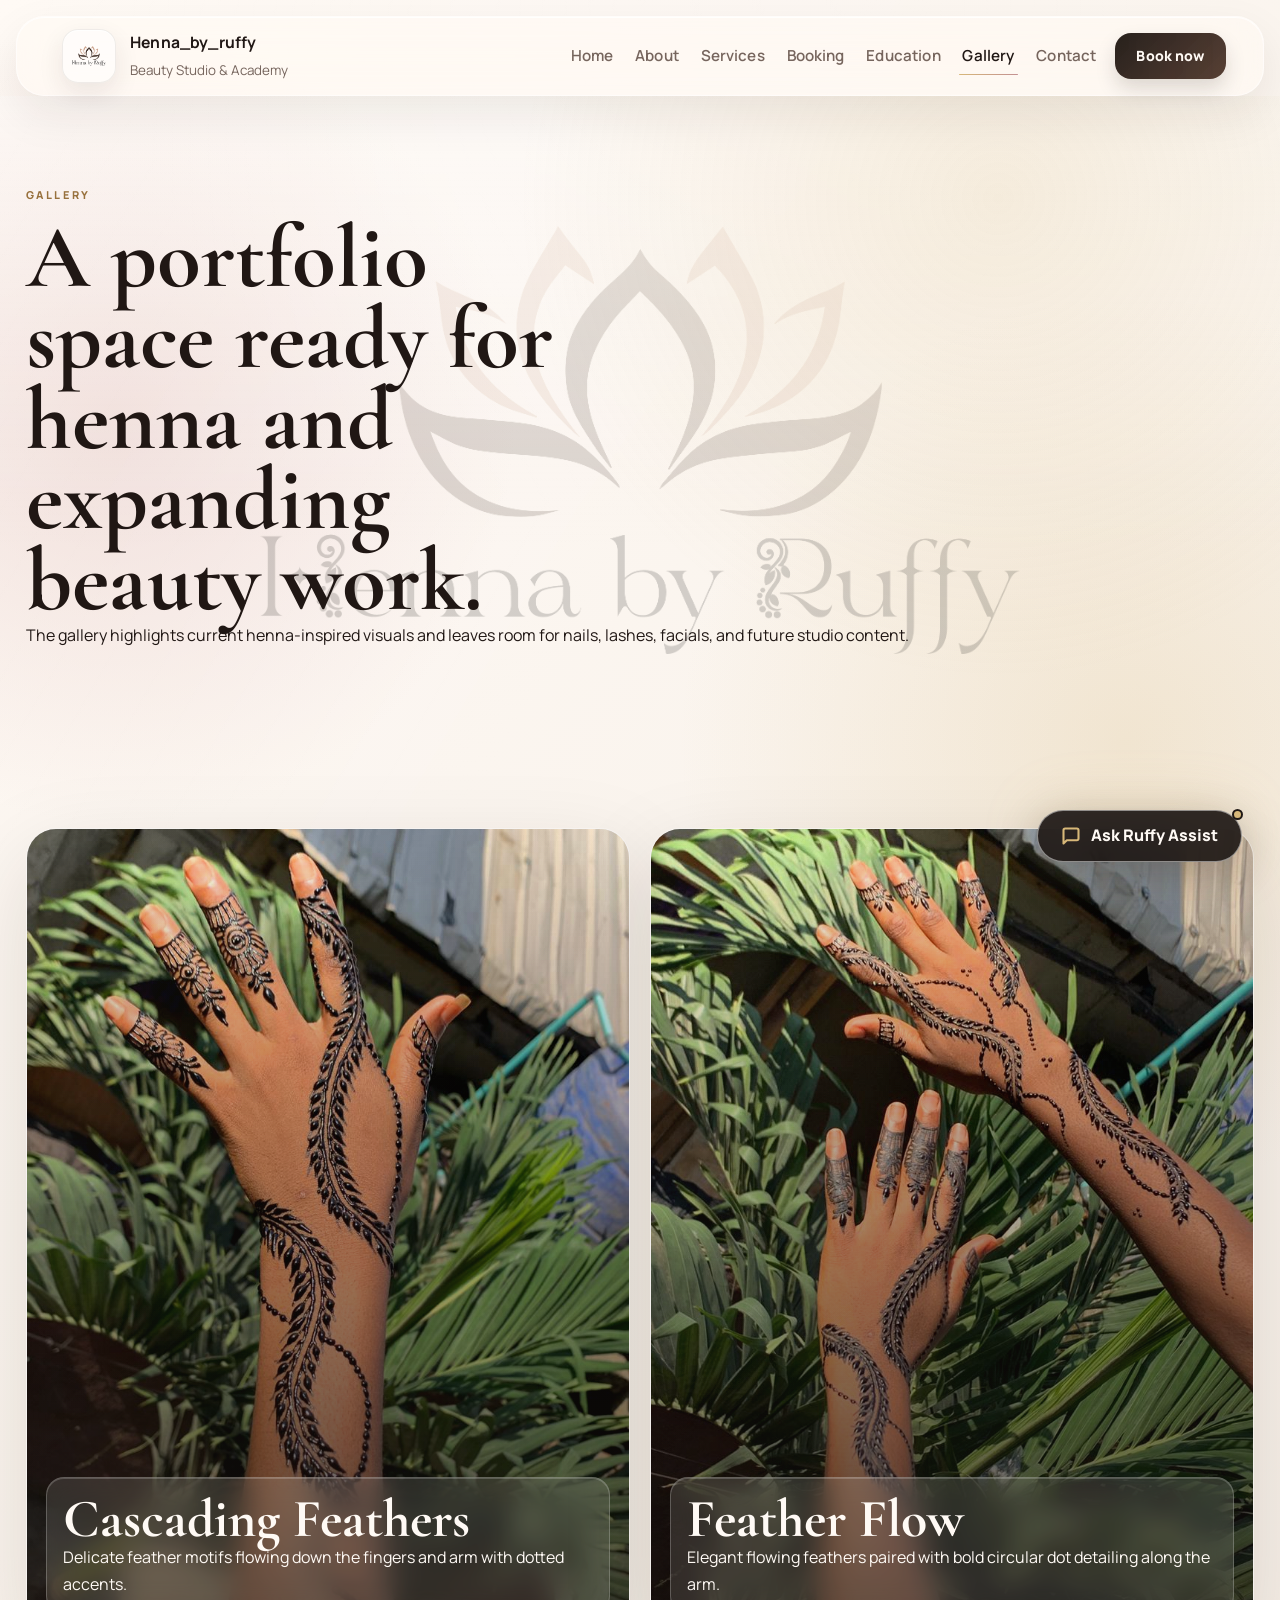
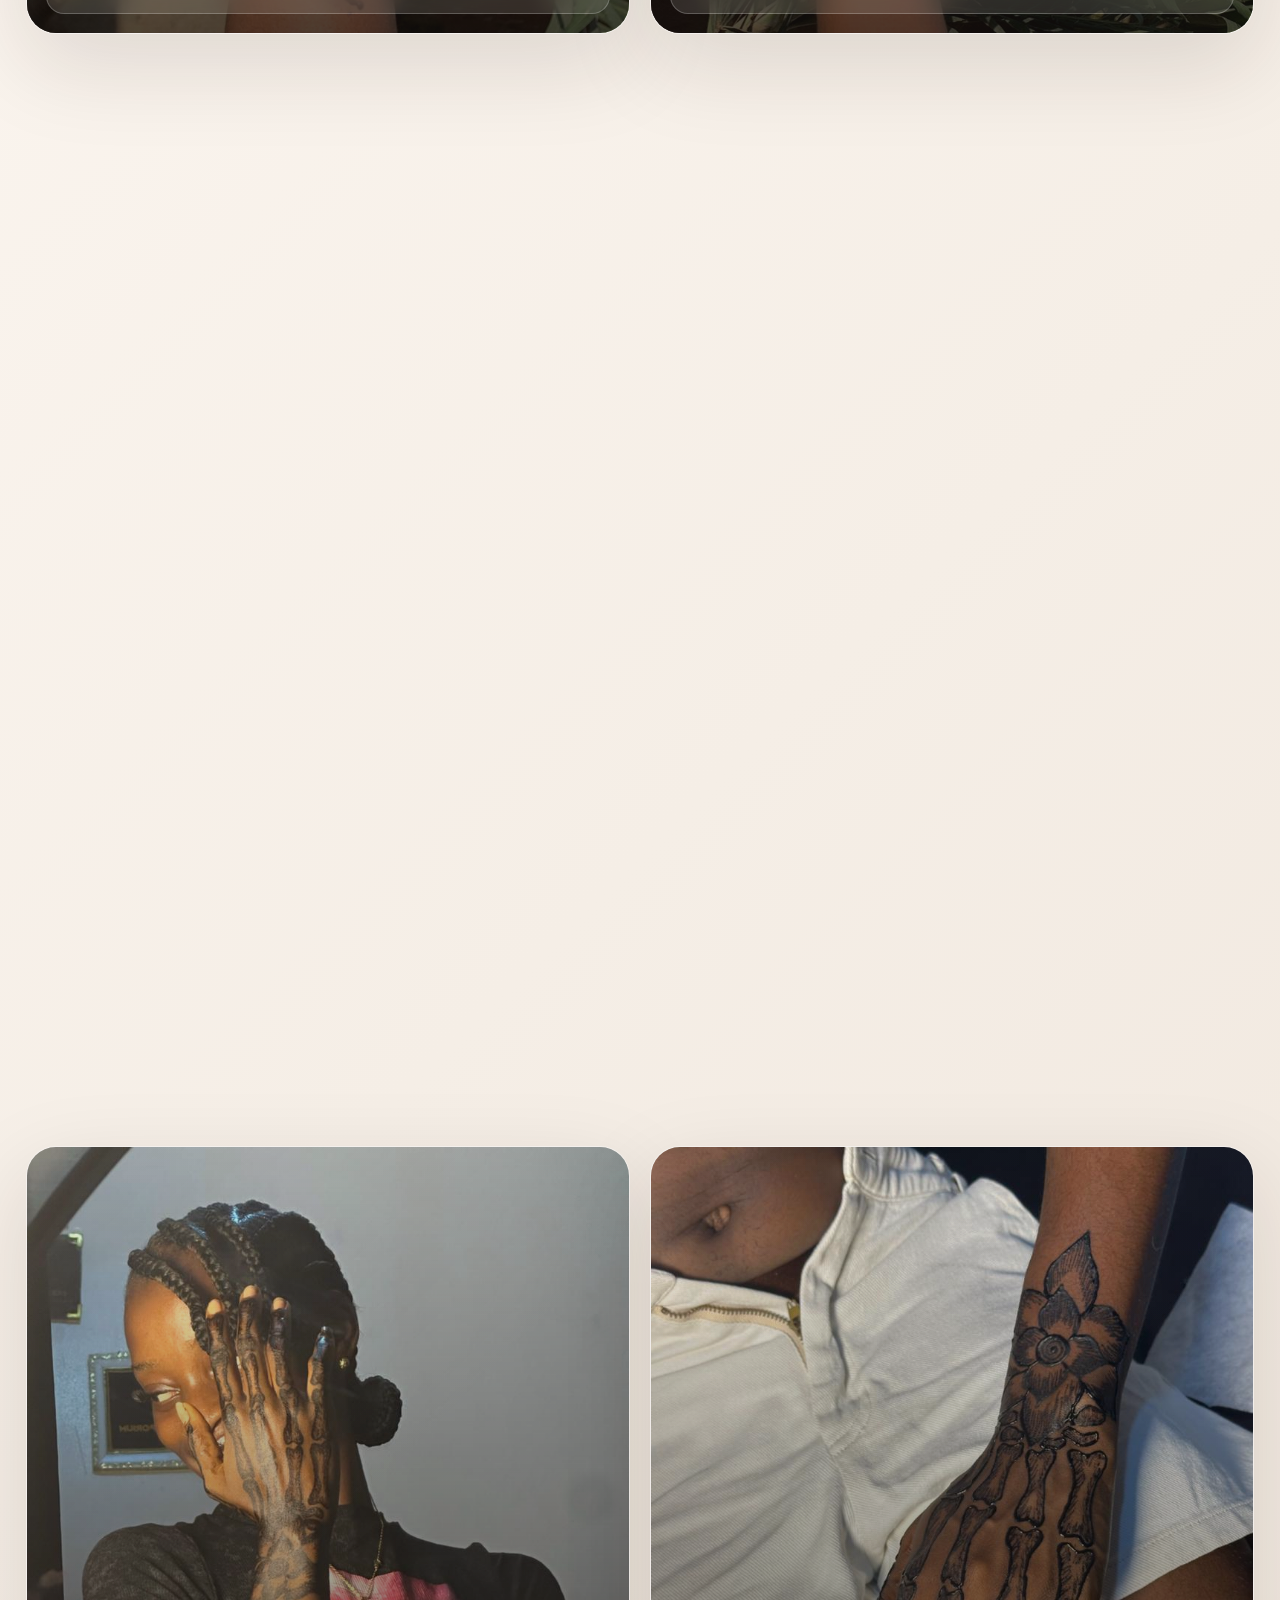
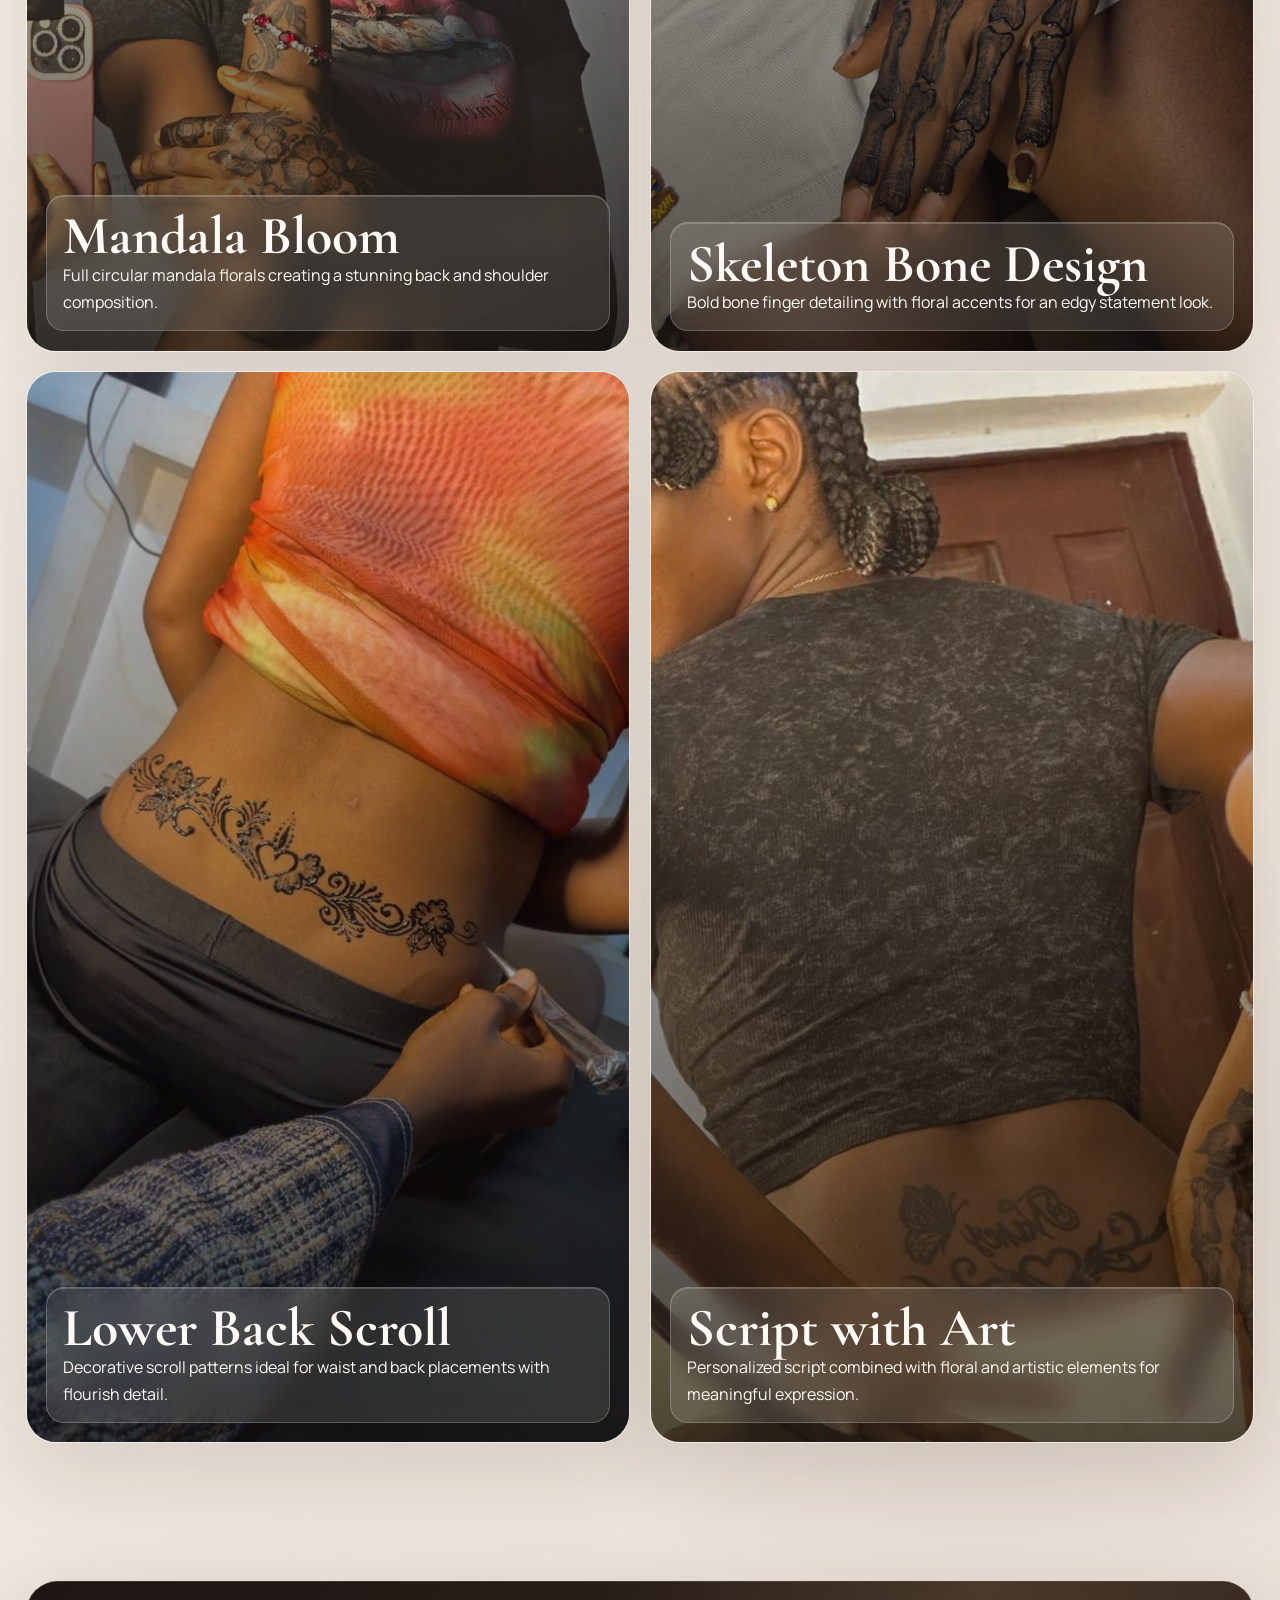
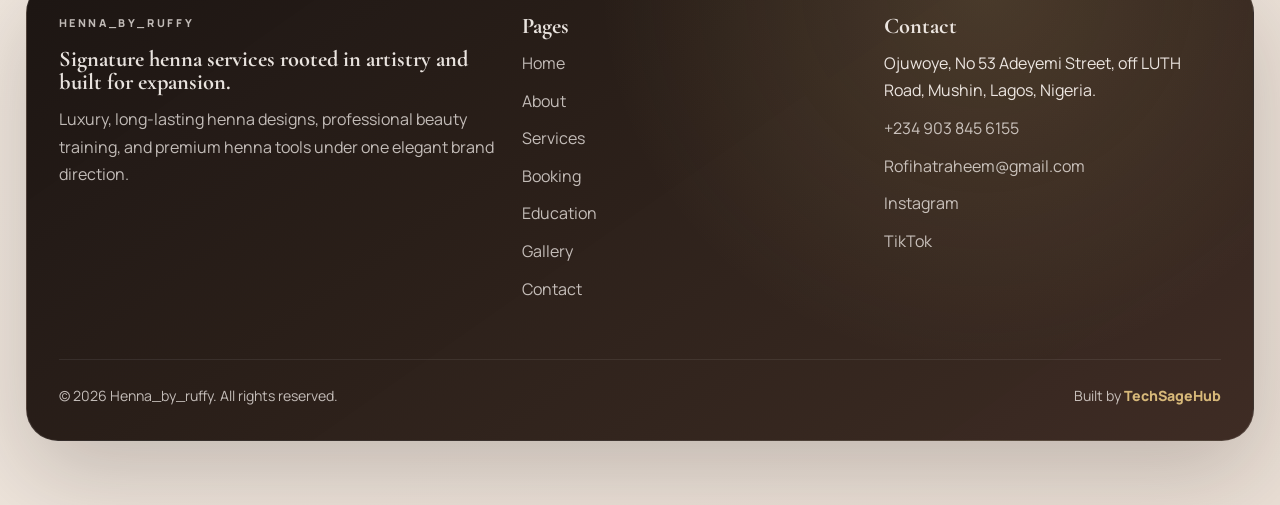
<file: gallery.html>
<!DOCTYPE html>
<html lang="en">
<head>
  <meta charset="UTF-8">
  <meta name="viewport" content="width=device-width, initial-scale=1.0">
  <title>Gallery | Henna_by_ruffy</title>
  <meta name="description" content="View the visual gallery for Henna_by_ruffy featuring henna-inspired work and future beauty portfolio categories.">
  <link rel="preconnect" href="https://fonts.googleapis.com">
  <link rel="preconnect" href="https://fonts.gstatic.com" crossorigin>
  <link href="https://fonts.googleapis.com/css2?family=Cormorant+Garamond:wght@400;500;600;700&family=Manrope:wght@400;500;600;700;800&display=swap" rel="stylesheet">
  <link rel="stylesheet" href="styles.css">
  <link rel="icon" type="image/png" href="assets/logo.png">

  <!-- Open Graph / Facebook -->
  <meta property="og:type" content="website">
  <meta property="og:url" content="https://hennawebsite.onrender.com/gallery.html">
  <meta property="og:title" content="Gallery | Henna_by_ruffy">
  <meta property="og:description" content="A visual journey of premium henna artistry and beauty transformations.">
  <meta property="og:image" content="https://hennawebsite.onrender.com/assets/logo.png">
  <meta itemprop="image" content="https://hennawebsite.onrender.com/assets/logo.png">
</head>
<body data-page="gallery">
  <div id="site-header"></div>
  <main class="inner-page">
    <section class="page-hero compact-page-hero">
      <div class="container reveal">
        <p class="eyebrow">Gallery</p>
        <h1>A portfolio space ready for henna and expanding beauty work.</h1>
        <p>The gallery highlights current henna-inspired visuals and leaves room for nails, lashes, facials, and future studio content.</p>
      </div>
    </section>
    <section class="section">
      <div class="container gallery-grid">
        <article class="gallery-card reveal"><img src="assets/gallery/gallery-01.jpeg" alt="Cascading Feathers henna design"><div class="gallery-overlay"><h2>Cascading Feathers</h2><p>Delicate feather motifs flowing down the fingers and arm with dotted accents.</p></div></article>
        <article class="gallery-card reveal"><img src="assets/gallery/gallery-02.jpeg" alt="Feather Flow henna design"><div class="gallery-overlay"><h2>Feather Flow</h2><p>Elegant flowing feathers paired with bold circular dot detailing along the arm.</p></div></article>
        <article class="gallery-card reveal"><img src="assets/gallery/gallery-03.jpeg" alt="Rising Feathers henna design"><div class="gallery-overlay"><h2>Rising Feathers</h2><p>Intricate feather patterns on fingertips extending gracefully across the hand.</p></div></article>
        <article class="gallery-card reveal"><img src="assets/gallery/gallery-04.jpeg" alt="Floral Bloom henna design"><div class="gallery-overlay"><h2>Floral Bloom</h2><p>Lush botanical florals with layered petals and leafing creating a garden effect.</p></div></article>
        <article class="gallery-card reveal"><img src="assets/gallery/gallery-05.jpeg" alt="Mandala Bloom henna on back"><div class="gallery-overlay"><h2>Mandala Bloom</h2><p>Full circular mandala florals creating a stunning back and shoulder composition.</p></div></article>
        <article class="gallery-card reveal"><img src="assets/gallery/gallery-06.jpeg" alt="Skeleton Bone Design henna"><div class="gallery-overlay"><h2>Skeleton Bone Design</h2><p>Bold bone finger detailing with floral accents for an edgy statement look.</p></div></article>
        <article class="gallery-card reveal"><img src="assets/gallery/gallery-07.jpeg" alt="Lower Back Scroll henna design"><div class="gallery-overlay"><h2>Lower Back Scroll</h2><p>Decorative scroll patterns ideal for waist and back placements with flourish detail.</p></div></article>
        <article class="gallery-card reveal"><img src="assets/gallery/gallery-08.jpeg" alt="Script with Art henna design"><div class="gallery-overlay"><h2>Script with Art</h2><p>Personalized script combined with floral and artistic elements for meaningful expression.</p></div></article>
      </div>
    </section>
  </main>
  <div id="site-footer"></div>
  <script src="site.js"></script>
</body>
</html>
</file>
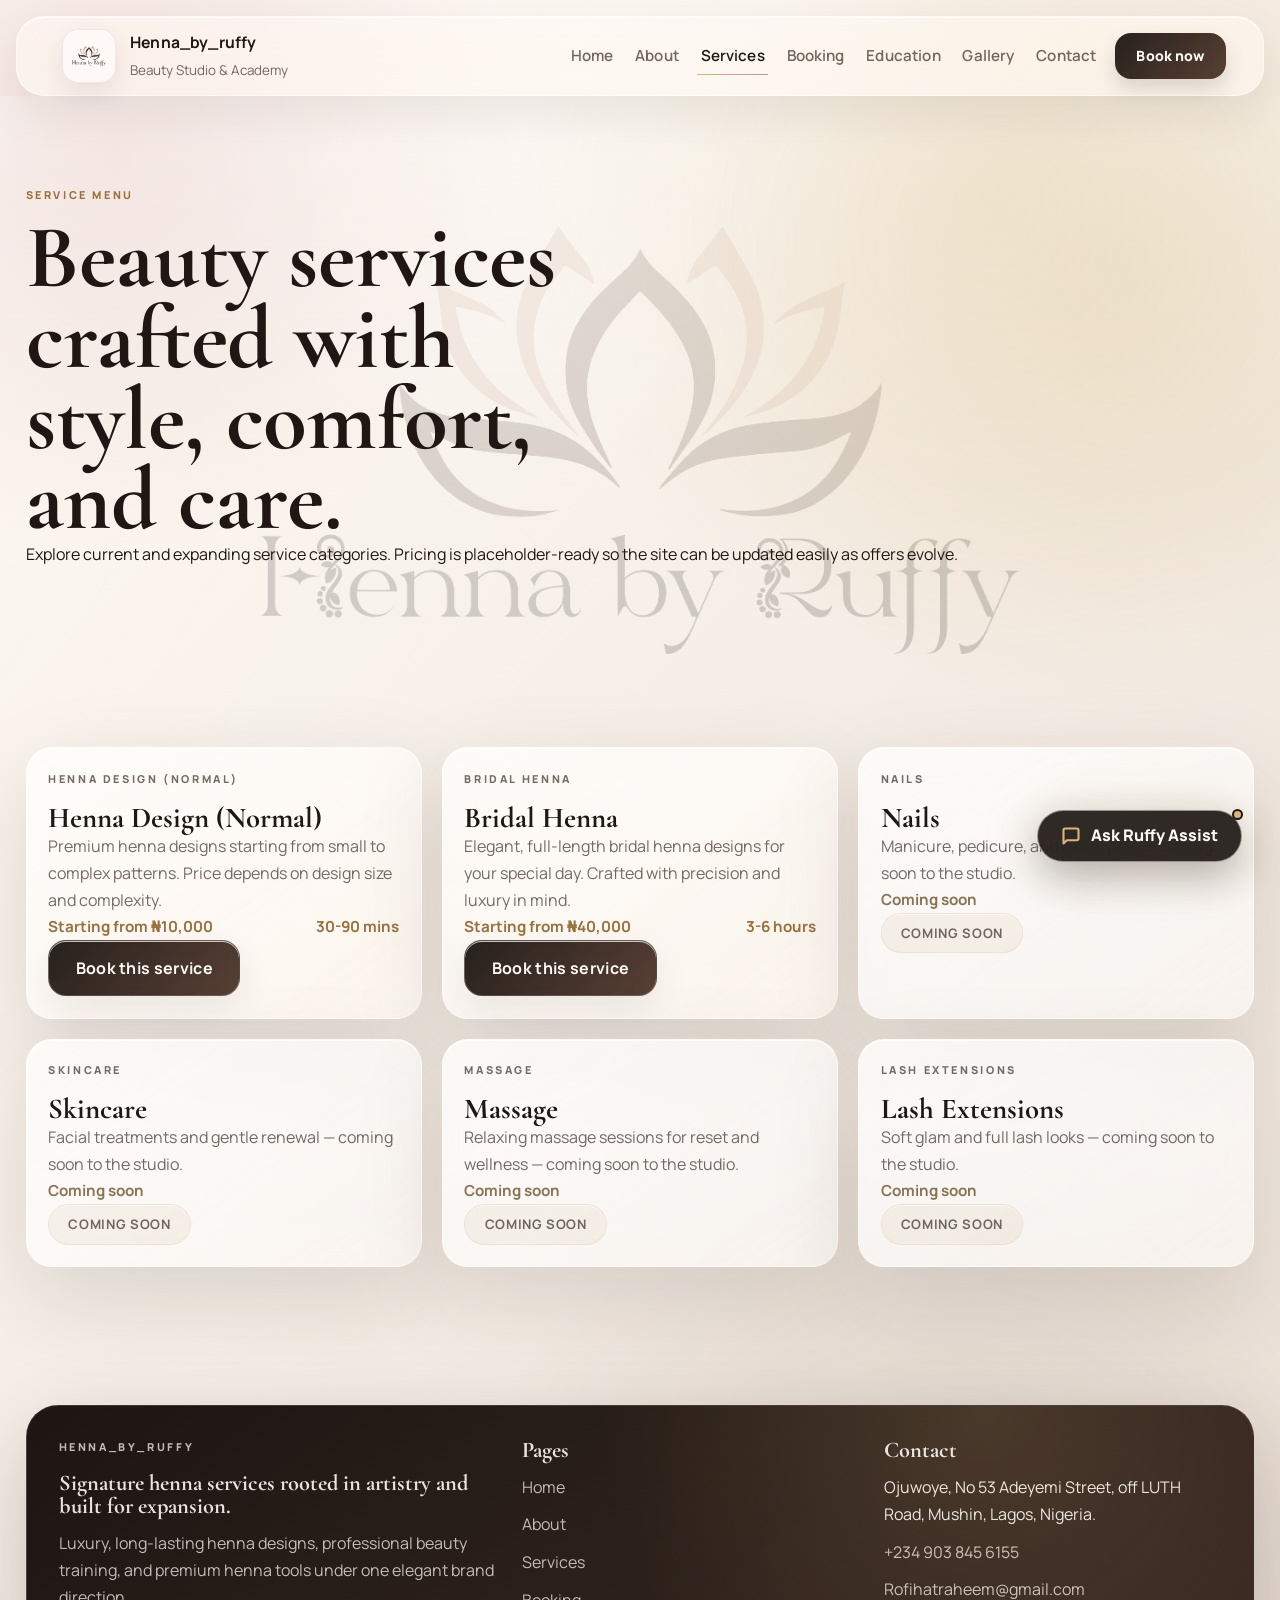
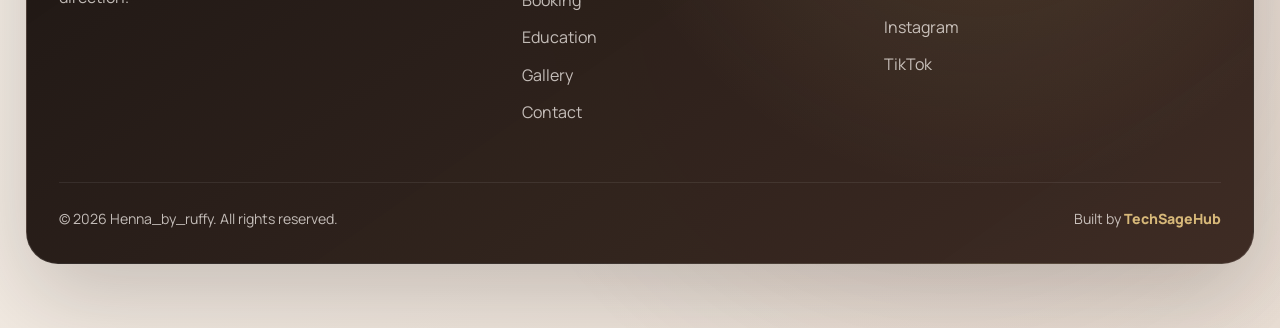
<file: services.html>
<!DOCTYPE html>
<html lang="en">
<head>
  <meta charset="UTF-8">
  <meta name="viewport" content="width=device-width, initial-scale=1.0">
  <title>Services | Henna_by_ruffy</title>
  <meta name="description" content="Explore beauty services from Henna_by_ruffy including henna, nails, facials, massage, and lash extensions.">
  <link rel="preconnect" href="https://fonts.googleapis.com">
  <link rel="preconnect" href="https://fonts.gstatic.com" crossorigin>
  <link href="https://fonts.googleapis.com/css2?family=Cormorant+Garamond:wght@400;500;600;700&family=Manrope:wght@400;500;600;700;800&display=swap" rel="stylesheet">
  <link rel="stylesheet" href="styles.css">
  <link rel="icon" type="image/png" href="assets/logo.png">

  <!-- Open Graph / Facebook -->
  <meta property="og:type" content="website">
  <meta property="og:url" content="https://hennawebsite.onrender.com/services.html">
  <meta property="og:title" content="Services | Henna_by_ruffy">
  <meta property="og:description" content="Explore our signature henna designs and upcoming beauty services.">
  <meta property="og:image" content="https://hennawebsite.onrender.com/assets/logo.png">
  <meta itemprop="image" content="https://hennawebsite.onrender.com/assets/logo.png">
</head>
<body data-page="services">
  <div id="site-header"></div>
  <main class="inner-page">
    <section class="page-hero compact-page-hero">
      <div class="container reveal">
        <p class="eyebrow">Service Menu</p>
        <h1>Beauty services crafted with style, comfort, and care.</h1>
        <p>Explore current and expanding service categories. Pricing is placeholder-ready so the site can be updated easily as offers evolve.</p>
      </div>
    </section>
    <section class="section">
      <div class="container service-list" id="services-list"></div>
    </section>
  </main>
  <div id="site-footer"></div>
  <script src="site.js"></script>
</body>
</html>
</file>
<file: styles.css>
:root {
  --bg: #f7efe8;
  --bg-soft: #fdf8f3;
  --surface: rgba(255, 250, 246, 0.78);
  --text: #241917;
  --muted: #75625a;
  --gold: #c4a169;
  --gold-deep: #8e6a3a;
  --pink: #e7c5c8;
  --pink-deep: #cb9aa0;
  --shadow: 0 24px 70px rgba(34, 21, 15, 0.12);
  --radius-lg: 28px;
  --container: 1180px;
  --ease: 260ms ease;
  
  /* Additional for status */
  --border: rgba(58, 38, 25, 0.12);
  --radius-sm: 12px;
}

/* Service Inactive State */
.service-inactive {
  opacity: 0.75;
  filter: grayscale(0.4);
}

.coming-soon-label {
  display: inline-block;
  padding: 0.5rem 1.2rem;
  background: rgba(36, 25, 23, 0.05);
  color: var(--muted);
  border-radius: 999px;
  font-size: 0.82rem;
  font-weight: 700;
  text-transform: uppercase;
  letter-spacing: 0.05em;
  border: 1px dashed var(--border);
}

.service-card-exclusive {
  grid-column: 1 / -1;
  background: linear-gradient(145deg, #1f1815 0%, #3f2c23 100%);
  color: #fffaf5;
}

.service-card-exclusive .eyebrow,
.service-card-exclusive h3,
.service-card-exclusive p,
.service-card-exclusive .service-meta {
  color: #fffaf5;
}

.service-card-exclusive .button-primary {
  background: #fffaf5;
  color: #1f1815;
}


* { box-sizing: border-box; }
html { scroll-behavior: smooth; }
body {
  margin: 0;
  color: var(--text);
  font-family: "Manrope", sans-serif;
  background:
    radial-gradient(circle at top left, rgba(231, 197, 200, 0.45), transparent 25%),
    radial-gradient(circle at bottom right, rgba(196, 161, 105, 0.18), transparent 24%),
    linear-gradient(180deg, #fffaf6 0%, #f7efe8 45%, #f3e8df 100%);
  line-height: 1.7;
}
body::before {
  content: "";
  position: fixed;
  inset: 0;
  background-image:
    linear-gradient(rgba(255, 255, 255, 0.2) 1px, transparent 1px),
    linear-gradient(90deg, rgba(255, 255, 255, 0.2) 1px, transparent 1px);
  background-size: 72px 72px;
  opacity: 0.22;
  pointer-events: none;
  z-index: -1;
}
main { padding-top: 82px; }
img { max-width: 100%; display: block; }
a { color: inherit; text-decoration: none; }
button, input, select, textarea { font: inherit; }
.container { width: min(var(--container), calc(100% - 2rem)); margin: 0 auto; }
.section, .hero, .page-hero { padding: 6rem 0; }
.soft-section { background: rgba(255, 250, 246, 0.55); backdrop-filter: blur(10px); }
.eyebrow {
  margin: 0 0 0.9rem;
  color: var(--gold-deep);
  letter-spacing: 0.22em;
  font-size: 0.75rem;
  text-transform: uppercase;
  font-weight: 800;
}
h1, h2, h3, .logo-title {
  margin: 0;
  font-family: "Cormorant Garamond", serif;
  line-height: 1.04;
}
h1 { font-size: clamp(3rem, 6vw, 5.8rem); }
h2 { font-size: clamp(2.2rem, 4vw, 3.5rem); }
h3 { font-size: 1.65rem; }
p { margin: 0; }
.section-heading { max-width: 720px; margin-bottom: 2.5rem; }
.section-heading p:last-child { margin-top: 1rem; color: var(--muted); }
.button {
  display: inline-flex; align-items: center; justify-content: center; gap: 0.5rem;
  min-height: 52px; padding: 0 1.45rem; border-radius: 999px; border: 1px solid transparent;
  transition: transform var(--ease), background var(--ease), border-color var(--ease), color var(--ease);
  font-weight: 700;
}
.button:hover, .button:focus-visible { transform: translateY(-2px); }
.button-primary {
  background: linear-gradient(135deg, #1f1815 0%, #3f2c23 100%);
  color: #fffaf5; box-shadow: 0 16px 36px rgba(31, 24, 21, 0.18);
}
.button-secondary { border-color: rgba(36, 25, 23, 0.14); background: rgba(255, 255, 255, 0.62); }
.text-link { display: inline-block; margin-top: 1rem; color: var(--gold-deep); font-weight: 800; }

.site-header {
  position: fixed; top: 0; left: 0; right: 0; z-index: 30; backdrop-filter: blur(14px);
  background: rgba(255, 248, 242, 0.75); border-bottom: 1px solid rgba(58, 38, 25, 0.08);
}
.nav-shell {
  min-height: 82px; display: flex; align-items: center; justify-content: space-between; gap: 1rem;
}
.brand { display: inline-flex; align-items: center; gap: 0.9rem; }
.brand img {
  width: 52px; height: 52px; object-fit: contain; border-radius: 16px; padding: 0.55rem;
  background: rgba(255, 255, 255, 0.8); border: 1px solid rgba(58, 38, 25, 0.08);
}
.brand-copy strong { display: block; font-size: 0.98rem; }
.brand-copy span { color: var(--muted); font-size: 0.84rem; }
.nav-toggle {
  display: none;
  align-items: center;
  justify-content: center;
  gap: 0.55rem;
  min-height: 48px;
  padding: 0 0.95rem;
  border-radius: 999px;
  border: 1px solid rgba(58, 38, 25, 0.12);
  background: rgba(255, 255, 255, 0.78);
  color: var(--text);
  box-shadow: 0 10px 24px rgba(34, 21, 15, 0.08);
  transition: transform var(--ease), background var(--ease), border-color var(--ease);
}
.nav-toggle:hover,
.nav-toggle:focus-visible {
  transform: translateY(-1px);
  background: rgba(255, 255, 255, 0.95);
}
.nav-toggle-icon {
  display: inline-flex;
  flex-direction: column;
  justify-content: center;
  gap: 4px;
  width: 18px;
}
.nav-toggle-icon span {
  display: block;
  width: 18px;
  height: 2px;
  border-radius: 999px;
  background: currentColor;
  transition: transform var(--ease), opacity var(--ease);
}
.nav-toggle-label {
  font-size: 0.92rem;
  font-weight: 700;
  letter-spacing: 0.01em;
}
.nav-toggle[aria-expanded="true"] .nav-toggle-icon span:nth-child(1) {
  transform: translateY(6px) rotate(45deg);
}
.nav-toggle[aria-expanded="true"] .nav-toggle-icon span:nth-child(2) {
  opacity: 0;
}
.nav-toggle[aria-expanded="true"] .nav-toggle-icon span:nth-child(3) {
  transform: translateY(-6px) rotate(-45deg);
}
.nav-links { display: flex; align-items: center; gap: 1.25rem; }
.nav-links a { position: relative; padding: 0.45rem 0; font-weight: 600; color: var(--muted); font-size: 0.95rem; }
.nav-links a::after {
  content: ""; position: absolute; left: 0; bottom: 0; width: 100%; height: 2px; border-radius: 999px;
  background: linear-gradient(90deg, var(--gold) 0%, var(--pink-deep) 100%);
  transform: scaleX(0); transform-origin: left; transition: transform var(--ease);
}
.nav-links a:hover::after, .nav-links a.active::after { transform: scaleX(1); }
.nav-links a.active { color: var(--text); }

.nav-cta {
  background: linear-gradient(135deg, #1f1815 0%, #3f2c23 100%);
  color: #fffaf5 !important;
  padding: 0.6rem 1.4rem !important;
  border-radius: 999px;
  font-weight: 800 !important;
  font-size: 0.88rem !important;
  box-shadow: 0 10px 20px rgba(31, 24, 21, 0.15);
  transition: transform var(--ease), box-shadow var(--ease) !important;
}

.nav-cta::after { display: none !important; }

.nav-cta:hover {
  transform: translateY(-2px);
  box-shadow: 0 14px 28px rgba(31, 24, 21, 0.22);
}

.hero { padding-top: 4.5rem; }
.hero-grid, .page-hero-grid, .split-grid, .booking-grid, .contact-grid {
  display: grid; grid-template-columns: repeat(2, minmax(0, 1fr)); gap: 2rem; align-items: center;
}
.hero-text { max-width: 38rem; margin-top: 1.5rem; color: var(--muted); font-size: 1.05rem; }
.hero-actions, .cta-actions { display: flex; flex-wrap: wrap; gap: 1rem; margin-top: 2rem; }
.hero-points { list-style: none; padding: 0; margin: 1.5rem 0 0; display: grid; gap: 0.75rem; }
.hero-points li, .mini-list li { display: flex; align-items: center; gap: 0.7rem; }
.hero-points li::before, .mini-list li::before {
  content: ""; width: 10px; height: 10px; border-radius: 50%;
  background: linear-gradient(135deg, var(--gold) 0%, var(--pink-deep) 100%); flex: 0 0 auto;
}
.floating-card, .mosaic-card, .feature-card, .split-card, .benefit-list article, .testimonial-shell, .service-card, .form-card, .education-card, .contact-card, .narrative-card, .cta-card {
  background: var(--surface); border: 1px solid rgba(58, 38, 25, 0.08);
  border-radius: var(--radius-lg); box-shadow: var(--shadow); backdrop-filter: blur(14px);
}
.logo-card { display: inline-flex; align-items: center; gap: 1rem; padding: 1rem 1.25rem; margin-bottom: 1.5rem; }
.logo-card img { width: 72px; height: 72px; object-fit: contain; }
.logo-title { font-size: 2rem; }
.logo-subtitle { color: var(--muted); }
.mosaic { display: flex; flex-wrap: wrap; gap: 1rem; }
.mosaic-card { flex: 1 1 calc(50% - 0.5rem); min-height: 220px; overflow: hidden; padding: 1.5rem; }
.mosaic-card span, .card-label { display: inline-block; font-size: 0.9rem; color: rgba(255, 250, 245, 0.9); }
.accent-card {
  background: linear-gradient(145deg, rgba(20, 14, 12, 0.92), rgba(80, 54, 39, 0.75)), linear-gradient(135deg, rgba(231, 197, 200, 0.18), rgba(196, 161, 105, 0.25));
  color: #fffaf5;
}
.accent-card h2 { margin-top: 0.6rem; font-size: clamp(2rem, 3vw, 2.8rem); }
.stat-card {
  display: grid; place-content: center; text-align: center;
  background: radial-gradient(circle at top, rgba(196, 161, 105, 0.32), transparent 48%), rgba(255, 249, 243, 0.95);
}
.stat-card strong { display: block; font-size: 4rem; font-family: "Cormorant Garamond", serif; }
.photo-card, .gallery-card, .media-card { position: relative; color: #fffaf5; background-size: cover; background-position: center; }
.photo-card::before, .gallery-card::before, .media-card::before {
  content: ""; position: absolute; inset: 0; background: linear-gradient(180deg, rgba(20, 16, 14, 0.05) 0%, rgba(20, 16, 14, 0.7) 100%);
}
.photo-card span, .gallery-overlay, .media-card span { position: absolute; left: 1.2rem; right: 1.2rem; bottom: 1.2rem; z-index: 1; }
.media-card { padding: 0; }
.media-card img,
.gallery-card img,
.strip-card img,
.about-photo-card img,
.shop-card img {
  width: 100%;
  height: 100%;
  object-fit: cover;
  object-position: center;
}
.media-card img,
.gallery-card img,
.strip-card img,
.about-photo-card img,
.shop-card img {
  transition: transform 500ms ease, filter 500ms ease;
}
.media-card:hover img,
.media-card:focus-within img,
.media-card:active img,
.gallery-card:hover img,
.gallery-card:focus-within img,
.gallery-card:active img,
.strip-card:hover img,
.strip-card:focus-within img,
.strip-card:active img,
.about-photo-card:hover img,
.about-photo-card:focus-within img,
.about-photo-card:active img,
.shop-card:hover img {
  transform: scale(1.08);
  filter: saturate(1.05);
}
.media-card span,
.gallery-overlay,
.portrait-content {
  transition: transform 350ms ease, opacity 350ms ease;
}
.media-card:hover span,
.media-card:focus-within span,
.media-card:active span,
.gallery-card:hover .gallery-overlay,
.gallery-card:focus-within .gallery-overlay,
.gallery-card:active .gallery-overlay,
.about-photo-card:hover .portrait-content,
.about-photo-card:focus-within .portrait-content,
.about-photo-card:active .portrait-content {
  transform: translateY(-6px);
}
.photo-henna-back {
  background-image: linear-gradient(180deg, rgba(29, 17, 12, 0.2), rgba(29, 17, 12, 0.72)), url("assets/henna-back.svg");
}
.photo-henna-arm {
  background-image: linear-gradient(180deg, rgba(29, 17, 12, 0.14), rgba(29, 17, 12, 0.7)), url("assets/henna-arm.svg");
}
.feature-grid, .services-preview, .education-grid, .narrative-grid, .service-list {
  display: grid; grid-template-columns: repeat(3, minmax(0, 1fr)); gap: 1.25rem;
}
.feature-card, .service-card, .education-card, .narrative-card, .shop-card { padding: 1.6rem; }
.shop-grid {
  display: grid;
  grid-template-columns: repeat(3, minmax(0, 1fr));
  gap: 1.5rem;
  margin-top: 2rem;
}

.shop-card {
  display: flex;
  flex-direction: column;
  gap: 1rem;
  padding: 0;
  overflow: hidden;
}

.shop-card img {
  width: 100%;
  height: 240px;
  object-fit: cover;
}


.shop-card-content {
  padding: 1.5rem;
  display: flex;
  flex-direction: column;
  gap: 0.75rem;
  flex-grow: 1;
}

.shop-card h3 {
  font-size: 1.5rem;
}

.shop-meta {
  margin-top: auto;
  padding-top: 1rem;
}

.shop-meta .price {
  font-weight: 800;
  color: var(--gold-deep);
  font-size: 1.25rem;
}

.featured-package {
  border: 2px solid var(--gold);
  transform: scale(1.02);
  z-index: 1;
  background: rgba(255, 255, 255, 0.95);
}

.extra-add-ons, .shop-info {
  margin-top: 3rem;
  padding: 1.5rem;
  background: rgba(196, 161, 105, 0.08);
  border-radius: var(--radius-lg);
  text-align: center;
  border: 1px solid rgba(196, 161, 105, 0.2);
}

.kit-card {
  background: linear-gradient(135deg, rgba(231, 197, 200, 0.2), rgba(196, 161, 105, 0.2));
  justify-content: center;
}
.feature-number {
  display: inline-flex; width: 48px; height: 48px; border-radius: 50%; align-items: center; justify-content: center;
  background: rgba(196, 161, 105, 0.18); color: var(--gold-deep); font-weight: 800; margin-bottom: 1rem;
}
.service-card { display: flex; flex-direction: column; gap: 0.9rem; }
.service-card h3 { font-size: 2rem; }
.service-card p { color: var(--muted); }
.service-meta {
  display: flex; justify-content: space-between; align-items: center; gap: 1rem;
  font-size: 0.95rem; color: var(--gold-deep); font-weight: 700;
}
.benefit-list { display: grid; gap: 1rem; }
.benefit-list article { padding: 1.5rem; }
.testimonial-shell { padding: 2rem; }
.testimonial-carousel { min-height: 190px; position: relative; }
.testimonial-card { display: none; }
.testimonial-card.active { display: block; animation: fadeUp 500ms ease; }
.testimonial-quote { font-size: clamp(1.35rem, 2.5vw, 2rem); font-family: "Cormorant Garamond", serif; margin-bottom: 1rem; }
.testimonial-meta { color: var(--muted); }
.carousel-controls { display: flex; gap: 0.75rem; margin-top: 1.5rem; }
.carousel-button {
  min-height: 46px; padding: 0 1rem; border-radius: 999px;
  border: 1px solid rgba(58, 38, 25, 0.12); background: rgba(255, 255, 255, 0.68);
}
.cta-card {
  display: flex; justify-content: space-between; align-items: center; gap: 2rem; padding: 2rem;
}
.page-hero { padding-top: 4rem; }
.compact-page-hero { padding-bottom: 2.5rem; }
.page-hero-art { min-height: 360px; display: grid; place-items: center; }
.portrait-card {
  width: min(100%, 440px); min-height: 320px; padding: 2rem; border-radius: 34px;
  background: radial-gradient(circle at 20% 20%, rgba(231, 197, 200, 0.52), transparent 28%), linear-gradient(145deg, rgba(255, 249, 243, 0.88), rgba(245, 231, 219, 0.9));
  border: 1px solid rgba(58, 38, 25, 0.08); box-shadow: var(--shadow); display: flex; flex-direction: column; justify-content: flex-end;
}
.about-photo-card {
  padding: 0;
  overflow: hidden;
  position: relative;
  background: transparent;
}
.about-photo-card img {
  width: 100%;
  height: 100%;
  min-height: 320px;
  object-fit: cover;
}
.about-photo-card::after {
  content: "";
  position: absolute;
  inset: 0;
  background: linear-gradient(180deg, rgba(20, 16, 14, 0.08) 15%, rgba(20, 16, 14, 0.7) 100%);
}
.portrait-content {
  position: absolute;
  left: 1.5rem;
  right: 1.5rem;
  bottom: 1.5rem;
  z-index: 1;
  color: #fffaf5;
}
.portrait-badge, .status-pill {
  width: fit-content; padding: 0.45rem 0.9rem; border-radius: 999px; background: rgba(36, 25, 23, 0.9);
  color: #fffaf5; font-size: 0.82rem; font-weight: 700; margin-bottom: 1rem;
}
.status-pill.soft { background: rgba(196, 161, 105, 0.2); color: var(--gold-deep); }

.discount-badge {
  display: inline-flex;
  align-items: center;
  gap: 0.5rem;
  padding: 0.6rem 1.2rem;
  background: linear-gradient(135deg, #dfc6a6 0%, #c4a169 100%);
  color: #241917;
  border-radius: 999px;
  font-size: 0.9rem;
  font-weight: 800;
  margin-bottom: 1.5rem;
  box-shadow: 0 10px 20px rgba(196, 161, 105, 0.18);
  border: 1px solid rgba(255, 255, 255, 0.3);
}

.class-duration {
  font-size: 0.88rem;
  color: var(--muted);
  font-weight: 700;
  display: block;
  margin-top: 0.4rem;
}
.booking-notes { display: grid; gap: 1rem; margin-top: 1.5rem; }
.booking-notes article { padding-bottom: 1rem; border-bottom: 1px solid rgba(58, 38, 25, 0.1); }
.form-card { padding: 1.5rem; display: grid; gap: 1rem; }
.form-card label { display: grid; gap: 0.5rem; font-weight: 700; }
.form-card input, .form-card select, .form-card textarea {
  width: 100%; padding: 0.95rem 1rem; border-radius: 16px;
  border: 1px solid rgba(58, 38, 25, 0.12); background: rgba(255, 255, 255, 0.82); color: var(--text);
}
.form-card input:focus, .form-card select:focus, .form-card textarea:focus { outline: 2px solid rgba(196, 161, 105, 0.35); border-color: var(--gold); }
.form-feedback { min-height: 1.5rem; color: var(--gold-deep); font-weight: 700; }
.mini-list { list-style: none; padding: 0; margin: 1rem 0 0; display: grid; gap: 0.75rem; }
.gallery-grid { display: flex; flex-wrap: wrap; gap: 1rem; }
.gallery-card { flex: 1 1 calc(50% - 0.5rem); min-height: 340px; border-radius: var(--radius-lg); overflow: hidden; box-shadow: var(--shadow); }
.gallery-card .gallery-overlay {
  transition: transform 350ms ease, opacity 350ms ease;
}
.gallery-strip {
  display: flex;
  flex-wrap: wrap;
  gap: 1rem;
}
.strip-card {
  flex: 1 1 calc(33.333% - 0.7rem);
  min-height: 280px;
  border-radius: 24px;
  overflow: hidden;
  box-shadow: var(--shadow);
  background: rgba(255, 255, 255, 0.68);
}
.strip-card img {
  width: 100%;
  height: 100%;
  object-fit: cover;
}
.gallery-future {
  background: linear-gradient(180deg, rgba(25, 17, 14, 0.1), rgba(25, 17, 14, 0.72)), linear-gradient(145deg, rgba(231, 197, 200, 0.72), rgba(196, 161, 105, 0.52));
}
.gallery-future-alt {
  background: linear-gradient(180deg, rgba(25, 17, 14, 0.1), rgba(25, 17, 14, 0.72)), linear-gradient(145deg, rgba(255, 242, 234, 0.88), rgba(199, 170, 137, 0.62));
}
.policy-grid {
  display: grid;
  grid-template-columns: repeat(3, minmax(0, 1fr));
  gap: 1.25rem;
}

.policy-card {
  padding: 1.5rem;
  background: var(--surface);
  border-radius: var(--radius-lg);
  border: 1px solid rgba(58, 38, 25, 0.08);
}

.policy-header {
  display: flex;
  align-items: center;
  gap: 0.8rem;
  margin-bottom: 0.75rem;
}

.policy-header span {
  font-size: 0.8rem;
  font-weight: 800;
  color: var(--gold-deep);
  opacity: 0.6;
}

.policy-header h3 {
  font-size: 1.25rem;
}

.policy-card p {
  font-size: 0.9rem;
  color: var(--muted);
  line-height: 1.55;
}

/* Pro Booking Form */
.booking-form-pro {
  max-width: 820px;
  margin: 0 auto;
  display: flex;
  flex-direction: column;
  gap: 2rem;
}

.form-step {
  border: 1px solid rgba(58, 38, 25, 0.1);
  border-radius: var(--radius-lg);
  padding: 2rem;
  background: var(--surface);
}

.form-step legend {
  padding: 0 1rem;
  font-family: "Cormorant Garamond", serif;
  font-size: 1.5rem;
  font-weight: 700;
  color: var(--gold-deep);
}

.step-guide {
  font-size: 0.9rem;
  color: var(--muted);
  margin-top: -0.5rem;
  margin-bottom: 1.5rem;
}

.consultation-grid {
  display: grid;
  grid-template-columns: repeat(2, minmax(0, 1fr));
  gap: 1.5rem;
}

.check-group {
  display: flex;
  flex-direction: column;
  gap: 0.5rem;
  font-size: 0.95rem;
  font-weight: 700;
}

.check-group select {
  padding: 0.75rem;
  border-radius: 12px;
  border: 1px solid rgba(58, 38, 25, 0.15);
  background: white;
}

.booking-inputs {
  display: flex;
  flex-direction: column;
  gap: 1.25rem;
}

.booking-inputs label {
  display: flex;
  flex-direction: column;
  gap: 0.5rem;
  font-weight: 700;
}

.booking-inputs input,
.booking-inputs select,
.booking-inputs textarea {
  padding: 1rem;
  border-radius: 14px;
  border: 1px solid rgba(58, 38, 25, 0.15);
  background: white;
  width: 100%;
}

.grid-2 {
  display: grid;
  grid-template-columns: repeat(2, minmax(0, 1fr));
  gap: 1rem;
}

.conditional-fields {
  display: none;
  flex-direction: column;
  gap: 1.25rem;
  padding: 1.5rem;
  background: rgba(36, 25, 23, 0.03);
  border-radius: 18px;
  border-left: 3px solid var(--gold);
}

.conditional-fields.active {
  display: flex;
  animation: slideDown 300ms ease;
}

.agreement-box {
  padding: 1rem;
}

.checkbox-container {
  display: flex;
  align-items: flex-start;
  gap: 0.9rem;
  font-size: 0.92rem;
  font-weight: 600;
  cursor: pointer;
  line-height: 1.45;
}

.checkbox-container input {
  width: 20px;
  height: 20px;
  margin-top: 2px;
}

@keyframes slideDown {
  from { opacity: 0; transform: translateY(-10px); }
  to { opacity: 1; transform: translateY(0); }
}

@media (max-width: 768px) {
  .policy-grid, .consultation-grid, .grid-2 {
    grid-template-columns: 1fr;
  }
}
.contact-card { padding: 1.5rem; }
.social-links { display: flex; flex-wrap: wrap; gap: 0.8rem; }
.social-links a { font-weight: 700; color: var(--gold-deep); }
.site-footer { padding: 3rem 0 4rem; }
.footer-card {
  padding: 2rem; background: rgba(28, 21, 18, 0.96); color: rgba(255, 250, 245, 0.9);
  border-radius: 32px; display: grid; grid-template-columns: 1.3fr 1fr 1fr; gap: 1.5rem;
}
.footer-card p, .footer-card a { color: rgba(255, 250, 245, 0.72); }
.footer-card h3 { font-size: 1.4rem; margin-bottom: 0.8rem; }
.footer-links, .footer-contact { display: grid; gap: 0.65rem; }

.footer-bottom {
  grid-column: 1 / -1;
  margin-top: 2rem;
  padding-top: 1.5rem;
  border-top: 1px solid rgba(255, 255, 255, 0.08);
  display: flex;
  justify-content: space-between;
  align-items: center;
  flex-wrap: wrap;
  gap: 1rem;
  font-size: 0.88rem;
  color: rgba(255, 250, 245, 0.6);
}

.developer-credit a {
  color: var(--gold);
  font-weight: 800;
  text-decoration: none;
}

.developer-credit a:hover {
  text-decoration: underline;
}
/* Experience Page & Form */
.experience-hero {
  background: linear-gradient(145deg, #1f1815 0%, #3f2c23 100%);
  color: #fffaf5;
  text-align: center;
}

.experience-hero h1 { color: #fffaf5; }
.experience-hero p { color: rgba(255, 250, 246, 0.8); max-width: 680px; margin: 1.5rem auto 0; }

.experience-form-wrapper {
  max-width: 820px;
  margin: 0 auto;
}

.form-section-title {
  font-size: 1.5rem;
  font-family: "Cormorant Garamond", serif;
  margin-bottom: 1rem;
  padding-bottom: 0.5rem;
  border-bottom: 1px solid var(--border);
  color: var(--gold-deep);
}

.upload-note {
  font-size: 0.85rem;
  color: var(--muted);
  font-weight: 600;
  padding: 0.8rem;
  background: rgba(196, 161, 105, 0.08);
  border-radius: 12px;
  margin-top: 0.5rem;
}

.whatsapp-fab {
  display: none;
}
.reveal { opacity: 0; transform: translateY(24px); transition: opacity 700ms ease, transform 700ms ease; }
.reveal.visible { opacity: 1; transform: translateY(0); }
.inner-page { min-height: 70vh; }
@keyframes fadeUp { from { opacity: 0; transform: translateY(8px);} to { opacity: 1; transform: translateY(0);} }

@media (max-width: 980px) {
  .hero-grid, .page-hero-grid, .split-grid, .booking-grid, .contact-grid, .footer-card { grid-template-columns: 1fr; }
  .feature-grid, .services-preview, .education-grid, .narrative-grid, .service-list { grid-template-columns: 1fr; }
  .gallery-grid .gallery-card, .gallery-strip .strip-card, .mosaic .mosaic-card { flex-basis: 100%; }
  .nav-toggle { display: inline-flex; align-items: center; justify-content: center; }
  .nav-links {
    position: absolute; top: calc(100% + 0.75rem); right: 1rem; left: 1rem; flex-direction: column; align-items: flex-start;
    padding: 1rem; border-radius: 22px; background: rgba(255, 248, 242, 0.96); border: 1px solid rgba(58, 38, 25, 0.08);
    box-shadow: var(--shadow); opacity: 0; pointer-events: none; transform: translateY(-10px); transition: opacity var(--ease), transform var(--ease);
  }
  .nav-links.open { opacity: 1; pointer-events: auto; transform: translateY(0); }
  .mosaic { grid-template-columns: 1fr; }
  .cta-card { flex-direction: column; align-items: flex-start; }
}

@media (max-width: 640px) {
  .section, .hero, .page-hero { padding: 3.4rem 0; }
  .nav-shell { min-height: 64px; gap: 0.75rem; }
  h1 { font-size: 2.85rem; }
  h2 { font-size: 2.15rem; }
  .container { width: min(var(--container), calc(100% - 1.25rem)); }
  .testimonial-shell, .cta-card, .feature-card, .service-card, .education-card, .narrative-card, .form-card { border-radius: 22px; }
  .site-footer { padding-bottom: 8rem; }
  .footer-bottom { flex-direction: column; text-align: center; gap: 1rem; }
  .whatsapp-fab { left: 0.75rem; right: 0.75rem; text-align: center; justify-content: center; }
  .brand {
    gap: 0.7rem;
    min-width: 0;
    flex: 1 1 auto;
  }
  .brand img {
    width: 42px;
    height: 42px;
    padding: 0.35rem;
    border-radius: 12px;
  }
  .brand-copy strong {
    font-size: 0.9rem;
    line-height: 1.15;
    word-break: break-word;
  }
  .brand-copy span {
    display: block;
    font-size: 0.74rem;
    line-height: 1.25;
  }
  .nav-toggle {
    min-height: 42px;
    padding: 0 0.8rem;
    font-size: 0.95rem;
    flex: 0 0 auto;
  }
  .nav-toggle-label {
    font-size: 0.84rem;
  }
  .nav-toggle-icon {
    width: 16px;
  }
  .nav-toggle-icon span {
    width: 16px;
  }
  .hero-copy,
  .section-heading,
  .split-card,
  .booking-copy,
  .contact-details {
    max-width: 100%;
  }
  .page-hero.compact-page-hero {
    padding-top: 2rem;
    padding-bottom: 1.4rem;
  }
  .page-hero.compact-page-hero .container {
    display: grid;
    gap: 0.65rem;
  }
  .page-hero.compact-page-hero h1 {
    font-size: 2.3rem;
    line-height: 0.98;
  }
  .page-hero.compact-page-hero p:not(.eyebrow) {
    font-size: 0.95rem;
    max-width: 32rem;
  }
  .hero-text {
    font-size: 0.98rem;
  }
  .logo-card {
    width: 100%;
    align-items: center;
    padding: 0.9rem 1rem;
  }
  .logo-card img {
    width: 64px;
    height: 64px;
  }
  .mosaic-card,
  .gallery-card,
  .strip-card {
    min-height: 260px;
  }
  .gallery-grid {
    gap: 0.85rem;
  }
  body[data-page="gallery"] .section:first-of-type {
    padding-top: 2rem;
  }
  .gallery-overlay,
  .media-card span {
    left: 1rem;
    right: 1rem;
    bottom: 1rem;
  }
  .gallery-overlay h2 {
    font-size: 1.8rem;
  }
  .gallery-overlay p {
    font-size: 0.92rem;
    line-height: 1.55;
  }
  .portrait-content {
    left: 1rem;
    right: 1rem;
    bottom: 1rem;
  }
  .carousel-controls,
  .hero-actions,
  .cta-actions {
    width: 100%;
  }
  .carousel-button,
  .hero-actions .button,
  .cta-actions .button {
    flex: 1 1 100%;
  }
}

@media (max-width: 480px) {
  h1 {
    font-size: 2.45rem;
  }
  h2 {
    font-size: 1.95rem;
  }
  .hero,
  .page-hero,
  .section {
    padding: 3rem 0;
  }
  .nav-links {
    left: 0.65rem;
    right: 0.65rem;
  }
  .brand-copy strong {
    font-size: 0.84rem;
  }
  .brand-copy span {
    font-size: 0.7rem;
  }
  .nav-toggle {
    min-height: 40px;
    padding: 0 0.72rem;
    font-size: 0.9rem;
  }
  .nav-toggle-label {
    font-size: 0.8rem;
  }
  .page-hero.compact-page-hero {
    padding-top: 1.5rem;
    padding-bottom: 1rem;
  }
  .page-hero.compact-page-hero h1 {
    font-size: 2rem;
  }
  .page-hero.compact-page-hero p:not(.eyebrow) {
    font-size: 0.9rem;
  }
  .gallery-card,
  .strip-card,
  .mosaic-card {
    min-height: 230px;
    border-radius: 20px;
  }
  .gallery-overlay h2 {
    font-size: 1.55rem;
  }
  .gallery-overlay p,
  .media-card span {
    font-size: 0.88rem;
  }
  .form-card,
  .testimonial-shell,
  .cta-card {
    padding: 1.2rem;
  }
}

/* Luxury 4K glassmorphism refinement layer */
:root {
  --bg: #f5eee6;
  --bg-soft: #fff9f2;
  --surface: rgba(255, 251, 246, 0.62);
  --surface-strong: rgba(255, 252, 248, 0.82);
  --glass-dark: rgba(32, 23, 19, 0.68);
  --text: #201714;
  --muted: #76655d;
  --gold: #d7b879;
  --gold-deep: #98713d;
  --mocha: #5d4033;
  --pink: #ead2cf;
  --pink-deep: #c39192;
  --border: rgba(80, 54, 39, 0.14);
  --hairline: rgba(255, 255, 255, 0.56);
  --shadow: 0 30px 90px rgba(39, 24, 17, 0.13);
  --shadow-soft: 0 18px 50px rgba(39, 24, 17, 0.09);
  --shadow-glow: 0 0 60px rgba(215, 184, 121, 0.22);
  --radius-lg: 30px;
  --container: 1440px;
  --ease: 360ms cubic-bezier(0.22, 1, 0.36, 1);
}

html {
  background: #f5eee6;
  text-rendering: optimizeLegibility;
  -webkit-font-smoothing: antialiased;
}

body {
  overflow-x: hidden;
  background:
    radial-gradient(circle at 9% 8%, rgba(234, 210, 207, 0.64), transparent 25rem),
    radial-gradient(circle at 88% 14%, rgba(215, 184, 121, 0.24), transparent 28rem),
    radial-gradient(circle at 74% 82%, rgba(93, 64, 51, 0.13), transparent 30rem),
    linear-gradient(135deg, #fffaf5 0%, #f5eee6 47%, #eadfd5 100%);
}

body::before {
  background-image:
    linear-gradient(rgba(255, 255, 255, 0.34) 1px, transparent 1px),
    linear-gradient(90deg, rgba(255, 255, 255, 0.28) 1px, transparent 1px);
  background-size: 92px 92px;
  mask-image: linear-gradient(180deg, #000 0%, transparent 78%);
  opacity: 0.28;
}

body::after {
  content: "";
  position: fixed;
  inset: 0;
  pointer-events: none;
  z-index: 0;
  background:
    url("assets/logo.png") center 48% / min(66vw, 760px) no-repeat,
    linear-gradient(120deg, transparent 0%, rgba(255, 255, 255, 0.42) 48%, transparent 52%),
    radial-gradient(circle at 50% 0%, rgba(255, 255, 255, 0.52), transparent 32rem);
  opacity: 0.16;
}

#site-header,
main,
#site-footer,
.booking-assistant {
  position: relative;
  z-index: 1;
}

#site-header {
  z-index: 60;
}

main {
  padding-top: 96px;
}

img {
  image-rendering: auto;
}

.container {
  width: min(var(--container), calc(100% - clamp(1.25rem, 4vw, 5rem)));
}

.section,
.hero,
.page-hero {
  padding: clamp(5rem, 7vw, 9rem) 0;
}

.section {
  position: relative;
}

.soft-section {
  background:
    linear-gradient(180deg, rgba(255, 252, 248, 0.58), rgba(246, 237, 227, 0.48));
  border-block: 1px solid rgba(255, 255, 255, 0.48);
  box-shadow: inset 0 1px 0 rgba(255, 255, 255, 0.58);
}

.eyebrow {
  color: var(--gold-deep);
  font-size: clamp(0.68rem, 0.48vw, 0.78rem);
  letter-spacing: 0.24em;
}

h1,
h2,
h3,
.logo-title {
  letter-spacing: 0;
}

h1 {
  max-width: 13ch;
  font-size: clamp(3.6rem, 7vw, 8.8rem);
  line-height: 0.9;
}

h2 {
  font-size: clamp(2.45rem, 4.2vw, 5rem);
  line-height: 0.95;
}

h3 {
  font-size: clamp(1.35rem, 1.4vw, 1.9rem);
}

.section-heading {
  max-width: min(850px, 100%);
  margin-bottom: clamp(2.25rem, 4vw, 4rem);
}

.section-heading p:last-child,
.hero-text,
.service-card p,
.policy-card p,
.testimonial-meta {
  color: rgba(71, 54, 47, 0.74);
}

.hero-text {
  max-width: 44rem;
  font-size: clamp(1rem, 1.05vw, 1.28rem);
  line-height: 1.82;
}

.button,
.carousel-button,
.nav-toggle {
  border: 1px solid rgba(255, 255, 255, 0.48);
  background: rgba(255, 255, 255, 0.42);
  box-shadow: 0 12px 34px rgba(39, 24, 17, 0.08), inset 0 1px 0 rgba(255, 255, 255, 0.72);
  backdrop-filter: blur(18px) saturate(1.18);
  -webkit-backdrop-filter: blur(18px) saturate(1.18);
}

.button {
  min-height: 56px;
  padding: 0 1.65rem;
  border-radius: 18px;
  letter-spacing: 0.02em;
  transition:
    transform var(--ease),
    box-shadow var(--ease),
    background var(--ease),
    border-color var(--ease),
    color var(--ease);
}

.button:hover,
.button:focus-visible,
.carousel-button:hover,
.carousel-button:focus-visible {
  transform: translateY(-3px);
  box-shadow: 0 18px 42px rgba(39, 24, 17, 0.14), var(--shadow-glow);
}

.button-primary,
.nav-cta {
  position: relative;
  overflow: hidden;
  background:
    linear-gradient(135deg, rgba(31, 24, 21, 0.96), rgba(75, 50, 38, 0.93)),
    linear-gradient(90deg, rgba(215, 184, 121, 0.26), transparent);
  color: #fffaf5;
  border-color: rgba(255, 255, 255, 0.18);
}

.button-primary::before,
.nav-cta::before {
  content: "";
  position: absolute;
  inset: 0;
  background: linear-gradient(110deg, transparent 0%, rgba(255, 255, 255, 0.22) 45%, transparent 62%);
  transform: translateX(-120%);
  transition: transform 700ms ease;
  pointer-events: none;
}

.button-primary:hover::before,
.nav-cta:hover::before {
  transform: translateX(120%);
}

.button-secondary {
  color: var(--text);
  border-color: rgba(255, 255, 255, 0.58);
  background: rgba(255, 255, 255, 0.36);
}

.site-header {
  top: 1rem;
  left: 50%;
  right: auto;
  width: min(1580px, calc(100% - 2rem));
  transform: translateX(-50%);
  border: 1px solid rgba(255, 255, 255, 0.52);
  border-radius: 28px;
  background: rgba(255, 250, 245, 0.58);
  box-shadow: 0 18px 46px rgba(39, 24, 17, 0.08), inset 0 1px 0 rgba(255, 255, 255, 0.78);
  backdrop-filter: blur(26px) saturate(1.35);
  -webkit-backdrop-filter: blur(26px) saturate(1.35);
  transition: box-shadow var(--ease), background var(--ease), transform var(--ease);
}

.site-header.is-scrolled {
  background: rgba(255, 250, 245, 0.76);
  box-shadow: 0 22px 70px rgba(39, 24, 17, 0.16), inset 0 1px 0 rgba(255, 255, 255, 0.86);
}

.nav-shell {
  min-height: 78px;
  padding: 0 0.7rem;
  position: relative;
  z-index: 2;
}

.brand {
  padding: 0.35rem 0.5rem;
  border-radius: 22px;
  transition: background var(--ease), transform var(--ease);
}

.brand:hover {
  background: rgba(255, 255, 255, 0.36);
  transform: translateY(-1px);
}

.brand img {
  width: 54px;
  height: 54px;
  background: rgba(255, 255, 255, 0.54);
  box-shadow: inset 0 1px 0 rgba(255, 255, 255, 0.8), 0 10px 26px rgba(39, 24, 17, 0.09);
}

.brand-copy strong,
.nav-links a,
.nav-cta {
  letter-spacing: 0.01em;
}

.nav-links {
  gap: clamp(0.7rem, 1.2vw, 1.45rem);
}

.nav-links a {
  padding: 0.58rem 0.2rem;
  transition: color var(--ease), transform var(--ease);
}

.nav-links a:hover {
  color: var(--text);
  transform: translateY(-1px);
}

.nav-links a::after {
  bottom: 0.22rem;
  height: 1px;
}

.nav-cta {
  padding: 0.72rem 1.35rem !important;
  border-radius: 16px;
  position: relative;
  z-index: 3;
}

.hero {
  position: relative;
  overflow: hidden;
  min-height: min(1080px, calc(100vh - 96px));
  display: grid;
  align-items: center;
  padding-top: clamp(4.5rem, 6vw, 8rem);
}

.hero::before {
  content: "";
  position: absolute;
  inset: 0 0 auto;
  height: 68%;
  pointer-events: none;
  background:
    radial-gradient(ellipse at 72% 20%, rgba(215, 184, 121, 0.24), transparent 34rem),
    linear-gradient(180deg, rgba(255, 255, 255, 0.52), transparent);
  z-index: -1;
}

.hero-grid,
.page-hero-grid,
.split-grid,
.booking-grid,
.contact-grid {
  gap: clamp(2rem, 5vw, 6rem);
}

.hero-copy {
  position: relative;
  z-index: 2;
}

.hero-copy::before {
  content: "";
  position: absolute;
  inset: -2rem -3rem -2rem -2rem;
  z-index: -1;
  border-radius: 36px;
  background: linear-gradient(135deg, rgba(255, 255, 255, 0.38), rgba(255, 255, 255, 0.08));
  border: 1px solid rgba(255, 255, 255, 0.3);
  filter: blur(0.01px);
  opacity: 0.68;
}

.hero-points {
  grid-template-columns: repeat(3, minmax(0, 1fr));
  max-width: 50rem;
  gap: 0.85rem;
}

.hero-points li,
.mini-list li {
  align-items: flex-start;
  color: rgba(71, 54, 47, 0.78);
  font-weight: 650;
}

.hero-points li::before,
.mini-list li::before {
  margin-top: 0.45rem;
  box-shadow: 0 0 0 5px rgba(215, 184, 121, 0.14);
}

.hero-visual,
.mosaic-card,
.strip-card,
.gallery-card,
.page-hero-art {
  transform: translateY(var(--parallax-y, 0));
  transition: transform 220ms linear;
}

.floating-card,
.mosaic-card,
.feature-card,
.split-card,
.benefit-list article,
.testimonial-shell,
.service-card,
.form-card,
.education-card,
.contact-card,
.narrative-card,
.cta-card,
.policy-card,
.form-step,
.extra-add-ons,
.shop-info,
.portrait-card {
  background:
    linear-gradient(145deg, rgba(255, 255, 255, 0.62), rgba(255, 247, 240, 0.34)),
    rgba(255, 251, 246, 0.48);
  border: 1px solid rgba(255, 255, 255, 0.58);
  box-shadow: var(--shadow), inset 0 1px 0 rgba(255, 255, 255, 0.74);
  backdrop-filter: blur(22px) saturate(1.22);
  -webkit-backdrop-filter: blur(22px) saturate(1.22);
}

.feature-card,
.service-card,
.education-card,
.narrative-card,
.benefit-list article,
.contact-card,
.policy-card,
.shop-card {
  transition: transform var(--ease), box-shadow var(--ease), border-color var(--ease), background var(--ease);
}

.feature-card:hover,
.service-card:hover,
.education-card:hover,
.narrative-card:hover,
.benefit-list article:hover,
.contact-card:hover,
.policy-card:hover,
.shop-card:hover {
  transform: translateY(-7px);
  border-color: rgba(215, 184, 121, 0.36);
  box-shadow: 0 34px 92px rgba(39, 24, 17, 0.16), var(--shadow-glow);
}

.logo-card {
  position: relative;
  margin-left: clamp(1rem, 3vw, 4rem);
  transform: translateY(8px);
}

.logo-card::after {
  content: "";
  position: absolute;
  inset: 0.55rem;
  z-index: -1;
  border-radius: inherit;
  background: rgba(215, 184, 121, 0.22);
  filter: blur(28px);
}

.mosaic {
  display: grid;
  grid-template-columns: 0.95fr 1.05fr;
  grid-auto-rows: minmax(230px, auto);
  gap: clamp(1rem, 1.6vw, 1.5rem);
}

.mosaic-card {
  min-height: clamp(250px, 17vw, 360px);
  border-radius: 32px;
}

.mosaic-card:nth-child(2) {
  transform: translateY(calc(var(--parallax-y, 0) - 1.5rem));
}

.media-card,
.gallery-card,
.strip-card,
.about-photo-card,
.shop-card {
  isolation: isolate;
  background: rgba(31, 24, 21, 0.08);
}

.media-card::before,
.gallery-card::before,
.about-photo-card::after {
  z-index: 1;
  background:
    linear-gradient(180deg, rgba(20, 16, 14, 0.02) 0%, rgba(20, 16, 14, 0.76) 100%),
    linear-gradient(135deg, rgba(215, 184, 121, 0.08), transparent 50%);
}

.media-card span,
.gallery-overlay,
.portrait-content {
  z-index: 2;
  padding: 0.9rem 1rem;
  border: 1px solid rgba(255, 255, 255, 0.22);
  border-radius: 18px;
  background: rgba(255, 250, 245, 0.12);
  box-shadow: inset 0 1px 0 rgba(255, 255, 255, 0.18);
  backdrop-filter: blur(14px);
  -webkit-backdrop-filter: blur(14px);
}

.media-card img,
.gallery-card img,
.strip-card img,
.about-photo-card img,
.shop-card img {
  filter: saturate(1.03) contrast(1.03);
  transform-origin: center;
  backface-visibility: hidden;
}

.media-card:hover img,
.gallery-card:hover img,
.strip-card:hover img,
.about-photo-card:hover img,
.shop-card:hover img {
  transform: scale(1.075);
  filter: saturate(1.12) contrast(1.05);
}

.accent-card {
  background:
    linear-gradient(145deg, rgba(23, 16, 13, 0.92), rgba(86, 58, 43, 0.82)),
    radial-gradient(circle at 18% 12%, rgba(215, 184, 121, 0.28), transparent 18rem);
}

.stat-card {
  background:
    radial-gradient(circle at 50% 0%, rgba(215, 184, 121, 0.32), transparent 52%),
    rgba(255, 249, 243, 0.7);
}

.feature-grid,
.services-preview,
.education-grid,
.narrative-grid,
.service-list,
.policy-grid,
.shop-grid {
  gap: clamp(1rem, 1.55vw, 1.75rem);
}

.feature-card,
.service-card,
.education-card,
.narrative-card,
.shop-card,
.benefit-list article,
.contact-card,
.policy-card {
  border-radius: 26px;
  padding: clamp(1.35rem, 1.6vw, 2rem);
}

.feature-number,
.status-pill.soft,
.coming-soon-label {
  background: rgba(215, 184, 121, 0.14);
  border: 1px solid rgba(215, 184, 121, 0.24);
  box-shadow: inset 0 1px 0 rgba(255, 255, 255, 0.58);
}

.service-card h3 {
  font-size: clamp(1.8rem, 2vw, 2.45rem);
}

.split-section {
  overflow: hidden;
}

.split-section::before {
  content: "";
  position: absolute;
  inset: 10% -8% auto auto;
  width: 36rem;
  height: 36rem;
  border-radius: 999px;
  background: radial-gradient(circle, rgba(215, 184, 121, 0.18), transparent 68%);
  pointer-events: none;
}

.split-card,
.testimonial-shell,
.cta-card,
.form-card,
.form-step {
  padding: clamp(1.5rem, 2.4vw, 3rem);
}

.gallery-grid {
  gap: clamp(1rem, 1.5vw, 1.5rem);
}

.gallery-card {
  flex-basis: calc(50% - 0.75rem);
  min-height: clamp(360px, 28vw, 560px);
  border: 1px solid rgba(255, 255, 255, 0.58);
}

.gallery-strip {
  display: grid;
  grid-template-columns: repeat(3, minmax(0, 1fr));
  gap: clamp(0.9rem, 1.35vw, 1.35rem);
}

.strip-card {
  width: 100%;
  min-height: clamp(300px, 28vw, 460px);
  border-radius: 24px;
  border: 1px solid rgba(255, 255, 255, 0.58);
}

.testimonial-carousel {
  min-height: clamp(190px, 13vw, 260px);
}

.testimonial-quote {
  font-size: clamp(1.8rem, 2.4vw, 3.25rem);
  line-height: 1.12;
}

.carousel-button {
  color: var(--text);
  cursor: pointer;
  transition: transform var(--ease), box-shadow var(--ease), background var(--ease);
}

.cta-card {
  position: relative;
  overflow: hidden;
  border-radius: 34px;
}

.cta-card::after {
  content: "";
  position: absolute;
  inset: -60% auto auto 48%;
  width: 34rem;
  height: 34rem;
  border-radius: 999px;
  background: radial-gradient(circle, rgba(215, 184, 121, 0.24), transparent 66%);
  pointer-events: none;
}

.page-hero,
.experience-hero {
  position: relative;
  overflow: hidden;
}

.page-hero::before,
.experience-hero::before {
  content: "";
  position: absolute;
  inset: 0;
  pointer-events: none;
  background:
    radial-gradient(circle at 78% 16%, rgba(215, 184, 121, 0.18), transparent 30rem),
    linear-gradient(180deg, rgba(255, 255, 255, 0.26), transparent 70%);
}

.experience-hero {
  background:
    radial-gradient(circle at 50% 0%, rgba(215, 184, 121, 0.22), transparent 28rem),
    linear-gradient(145deg, #18110f 0%, #4f3528 100%);
}

.form-card input,
.form-card select,
.form-card textarea,
.booking-inputs input,
.booking-inputs select,
.booking-inputs textarea,
.check-group select {
  border-color: rgba(255, 255, 255, 0.58);
  background: rgba(255, 255, 255, 0.54);
  box-shadow: inset 0 1px 0 rgba(255, 255, 255, 0.74);
  backdrop-filter: blur(12px);
  -webkit-backdrop-filter: blur(12px);
  transition: border-color var(--ease), box-shadow var(--ease), background var(--ease);
}

.form-card input:focus,
.form-card select:focus,
.form-card textarea:focus,
.booking-inputs input:focus,
.booking-inputs select:focus,
.booking-inputs textarea:focus,
.check-group select:focus {
  outline: none;
  border-color: rgba(215, 184, 121, 0.76);
  background: rgba(255, 255, 255, 0.76);
  box-shadow: 0 0 0 4px rgba(215, 184, 121, 0.16), inset 0 1px 0 rgba(255, 255, 255, 0.84);
}

.studio-address-note {
  padding: 0.95rem 1rem;
  border-radius: 18px;
  border: 1px solid rgba(215, 184, 121, 0.28);
  background: rgba(215, 184, 121, 0.12);
  color: rgba(71, 54, 47, 0.88);
}

.studio-address-note strong {
  color: var(--text);
}

.footer-card {
  border: 1px solid rgba(255, 255, 255, 0.1);
  background:
    radial-gradient(circle at 78% 0%, rgba(215, 184, 121, 0.16), transparent 24rem),
    linear-gradient(145deg, rgba(24, 17, 14, 0.98), rgba(56, 38, 30, 0.97));
  box-shadow: 0 32px 90px rgba(24, 17, 14, 0.2);
}

.class-mode-note {
  margin: 1rem 0 1.25rem;
  color: rgba(71, 54, 47, 0.78);
}

.class-mode-note strong {
  color: var(--text);
}

.class-format-pills {
  display: flex;
  flex-wrap: wrap;
  gap: 0.55rem;
  margin: 0.9rem 0 0.75rem;
}

.class-format-pills strong,
.product-tags span {
  display: inline-flex;
  align-items: center;
  min-height: 34px;
  padding: 0.4rem 0.8rem;
  border-radius: 999px;
  border: 1px solid rgba(215, 184, 121, 0.28);
  background: rgba(255, 255, 255, 0.42);
  color: var(--text);
  box-shadow: inset 0 1px 0 rgba(255, 255, 255, 0.68);
  backdrop-filter: blur(12px);
  -webkit-backdrop-filter: blur(12px);
  font-size: 0.82rem;
}

.class-duration {
  display: inline-flex;
  align-items: center;
  width: fit-content;
  padding: 0.65rem 0.95rem;
  border-radius: 14px;
  background: rgba(31, 24, 21, 0.92);
  color: #fffaf5;
  font-size: 1rem;
  letter-spacing: 0.01em;
  box-shadow: 0 14px 34px rgba(31, 24, 21, 0.18);
}

.class-duration strong {
  color: var(--gold);
  font-size: 1.08em;
}

.product-catalog {
  display: grid;
  grid-template-columns: repeat(2, minmax(0, 1fr));
  gap: clamp(1rem, 1.5vw, 1.5rem);
  margin-bottom: clamp(1.25rem, 2vw, 2rem);
}

.product-family {
  padding: clamp(1.25rem, 1.8vw, 2rem);
  border-radius: 26px;
  border: 1px solid rgba(255, 255, 255, 0.58);
  background:
    linear-gradient(145deg, rgba(255, 255, 255, 0.58), rgba(255, 247, 240, 0.34)),
    rgba(255, 251, 246, 0.5);
  box-shadow: var(--shadow-soft), inset 0 1px 0 rgba(255, 255, 255, 0.72);
  backdrop-filter: blur(18px) saturate(1.18);
  -webkit-backdrop-filter: blur(18px) saturate(1.18);
}

.product-tags {
  display: flex;
  flex-wrap: wrap;
  gap: 0.55rem;
  margin-top: 1rem;
}

.booking-assistant {
  position: fixed;
  right: clamp(1.25rem, 3vw, 3rem);
  bottom: clamp(1.25rem, 3vw, 3rem);
  z-index: 99;
}

.assistant-toggle,
.assistant-close,
.assistant-quick-actions button {
  cursor: pointer;
  font: inherit;
}

.assistant-toggle {
  display: inline-flex;
  align-items: center;
  gap: 0.65rem;
  min-height: 52px;
  padding: 0 1.4rem;
  border-radius: 999px;
  border: 1px solid rgba(255, 255, 255, 0.48);
  background: rgba(31, 24, 21, 0.92);
  color: #fffaf5;
  box-shadow: 0 14px 40px rgba(31, 24, 21, 0.3), var(--shadow-glow);
  backdrop-filter: blur(18px);
  -webkit-backdrop-filter: blur(18px);
  font-weight: 800;
  position: relative;
  transition: transform var(--ease), box-shadow var(--ease), background var(--ease);
}

.assistant-toggle:hover,
.assistant-toggle:focus-visible {
  transform: translateY(-2px);
  background: rgba(48, 37, 32, 0.96);
  box-shadow: 0 20px 48px rgba(31, 24, 21, 0.4), var(--shadow-glow);
}

.assistant-icon {
  flex-shrink: 0;
  color: var(--gold);
}

.assistant-pulse {
  position: absolute;
  top: -2px;
  right: -2px;
  width: 11px;
  height: 11px;
  border-radius: 999px;
  background: var(--gold);
  border: 2px solid rgba(31, 24, 21, 1);
  box-shadow: 0 0 0 0 rgba(215, 184, 121, 0.55);
  animation: assistantPulse 1800ms ease infinite;
}

.assistant-panel {
  position: absolute;
  bottom: calc(100% + 0.9rem);
  right: 0;
  width: calc(100vw - 2.5rem);
  max-width: 360px;
  padding: 1.25rem;
  border-radius: 24px;
  border: 1px solid rgba(255, 255, 255, 0.62);
  background: rgba(255, 250, 245, 0.88);
  box-shadow: 0 30px 80px rgba(31, 24, 21, 0.22), inset 0 1px 0 rgba(255, 255, 255, 0.78);
  backdrop-filter: blur(28px) saturate(1.3);
  -webkit-backdrop-filter: blur(28px) saturate(1.3);
  opacity: 0;
  pointer-events: none;
  transform: translateY(16px) scale(0.96);
  transition: opacity var(--ease), transform var(--ease);
  z-index: 100;
}

.booking-assistant.open .assistant-panel {
  opacity: 1;
  pointer-events: auto;
  transform: translateY(0) scale(1);
}

.assistant-header {
  display: flex;
  justify-content: space-between;
  gap: 1rem;
  align-items: flex-start;
}

.assistant-close {
  width: 34px;
  height: 34px;
  border-radius: 999px;
  border: 1px solid rgba(58, 38, 25, 0.12);
  background: rgba(255, 255, 255, 0.52);
  color: var(--text);
}

.assistant-message {
  margin-top: 0.8rem;
  padding: 0.9rem;
  border-radius: 18px;
  background: rgba(255, 255, 255, 0.48);
  color: rgba(71, 54, 47, 0.86);
  font-size: 0.93rem;
  line-height: 1.55;
}

.assistant-quick-actions {
  display: grid;
  grid-template-columns: repeat(2, minmax(0, 1fr));
  gap: 0.55rem;
  margin-top: 0.8rem;
}

.assistant-quick-actions button {
  min-height: 42px;
  border-radius: 14px;
  border: 1px solid rgba(215, 184, 121, 0.26);
  background: rgba(255, 255, 255, 0.5);
  color: var(--text);
  font-weight: 750;
  transition: transform var(--ease), background var(--ease);
}

.assistant-quick-actions button:hover,
.assistant-quick-actions button:focus-visible {
  transform: translateY(-2px);
  background: rgba(255, 255, 255, 0.72);
}

.assistant-whatsapp {
  width: 100%;
  margin-top: 0.8rem;
}

@keyframes assistantPulse {
  0% { box-shadow: 0 0 0 0 rgba(215, 184, 121, 0.55); }
  70% { box-shadow: 0 0 0 10px rgba(215, 184, 121, 0); }
  100% { box-shadow: 0 0 0 0 rgba(215, 184, 121, 0); }
}

.reveal {
  transform: translateY(34px) scale(0.985);
  transition: opacity 900ms cubic-bezier(0.22, 1, 0.36, 1), transform 900ms cubic-bezier(0.22, 1, 0.36, 1);
}

.reveal.visible {
  transform: translateY(0) scale(1);
}

.feature-card.reveal.visible:hover,
.service-card.reveal.visible:hover,
.education-card.reveal.visible:hover,
.narrative-card.reveal.visible:hover,
.contact-card.reveal.visible:hover,
.policy-card.reveal.visible:hover,
.shop-card.reveal.visible:hover {
  transform: translateY(-7px) scale(1);
}

@media (min-width: 1800px) {
  body {
    font-size: 18px;
  }

  .nav-shell {
    min-height: 88px;
  }

  .hero-grid {
    grid-template-columns: minmax(0, 0.94fr) minmax(720px, 1.06fr);
  }
}

@media (max-width: 1180px) {
  .hero-points {
    grid-template-columns: 1fr;
  }

  .mosaic {
    grid-template-columns: 1fr 1fr;
  }
}

@media (max-width: 980px) {
  main {
    padding-top: 88px;
  }

  .site-header {
    top: 0.65rem;
    width: calc(100% - 1rem);
    border-radius: 24px;
  }

  .nav-shell {
    min-height: 68px;
  }

  .nav-links {
    top: calc(100% + 0.7rem);
    background: rgba(255, 250, 245, 0.84);
    border: 1px solid rgba(255, 255, 255, 0.58);
    backdrop-filter: blur(24px) saturate(1.25);
    -webkit-backdrop-filter: blur(24px) saturate(1.25);
  }

  .nav-links a,
  .nav-cta {
    width: 100%;
  }

  .hero {
    min-height: auto;
  }

  h1 {
    max-width: 12ch;
  }

  .hero-copy::before {
    inset: -1.25rem;
  }

  .mosaic {
    grid-template-columns: 1fr;
  }

  .mosaic-card:nth-child(2) {
    transform: translateY(var(--parallax-y, 0));
  }

  .product-catalog {
    grid-template-columns: 1fr;
  }
}

@media (max-width: 640px) {
  body::after {
    background:
      url("assets/logo.png") center 38% / 78vw auto no-repeat,
      linear-gradient(120deg, transparent 0%, rgba(255, 255, 255, 0.42) 48%, transparent 52%),
      radial-gradient(circle at 50% 0%, rgba(255, 255, 255, 0.52), transparent 32rem);
    opacity: 0.12;
  }

  main {
    padding-top: 78px;
  }

  .section,
  .hero,
  .page-hero {
    padding: 3.6rem 0;
  }

  h1 {
    max-width: 100%;
    font-size: clamp(2.8rem, 15vw, 4.2rem);
  }

  h2 {
    font-size: clamp(2.15rem, 11vw, 3rem);
  }

  .button {
    min-height: 52px;
    border-radius: 16px;
  }

  .site-header {
    width: calc(100% - 0.75rem);
    border-radius: 20px;
  }

  .hero-copy::before {
    display: none;
  }

  .logo-card {
    margin-left: 0;
  }

  .mosaic-card,
  .gallery-card,
  .strip-card {
    min-height: 280px;
  }

  .gallery-strip {
    grid-template-columns: 1fr;
  }

  .media-card span,
  .gallery-overlay,
  .portrait-content {
    padding: 0.8rem;
    border-radius: 16px;
  }

  .footer-card {
    border-radius: 26px;
  }

  .booking-assistant {
    right: 1rem;
    bottom: calc(1rem + env(safe-area-inset-bottom, 0px));
  }

  .assistant-toggle-text {
    display: none;
  }

  .assistant-toggle {
    width: 52px;
    height: 52px;
    min-height: 52px;
    padding: 0;
    border-radius: 50%;
    justify-content: center;
    align-items: center;
    box-shadow: 0 10px 30px rgba(31, 24, 21, 0.22), var(--shadow-glow);
  }

  .assistant-panel {
    bottom: calc(100% + 0.75rem);
    right: 0;
    width: calc(100vw - 2rem);
    max-width: 340px;
  }
}

@media (prefers-reduced-motion: reduce) {
  *,
  *::before,
  *::after {
    animation-duration: 0.01ms !important;
    animation-iteration-count: 1 !important;
    scroll-behavior: auto !important;
    transition-duration: 0.01ms !important;
  }

  .hero-visual,
  .mosaic-card,
  .strip-card,
  .gallery-card,
  .page-hero-art {
    transform: none !important;
  }
}
</file>
